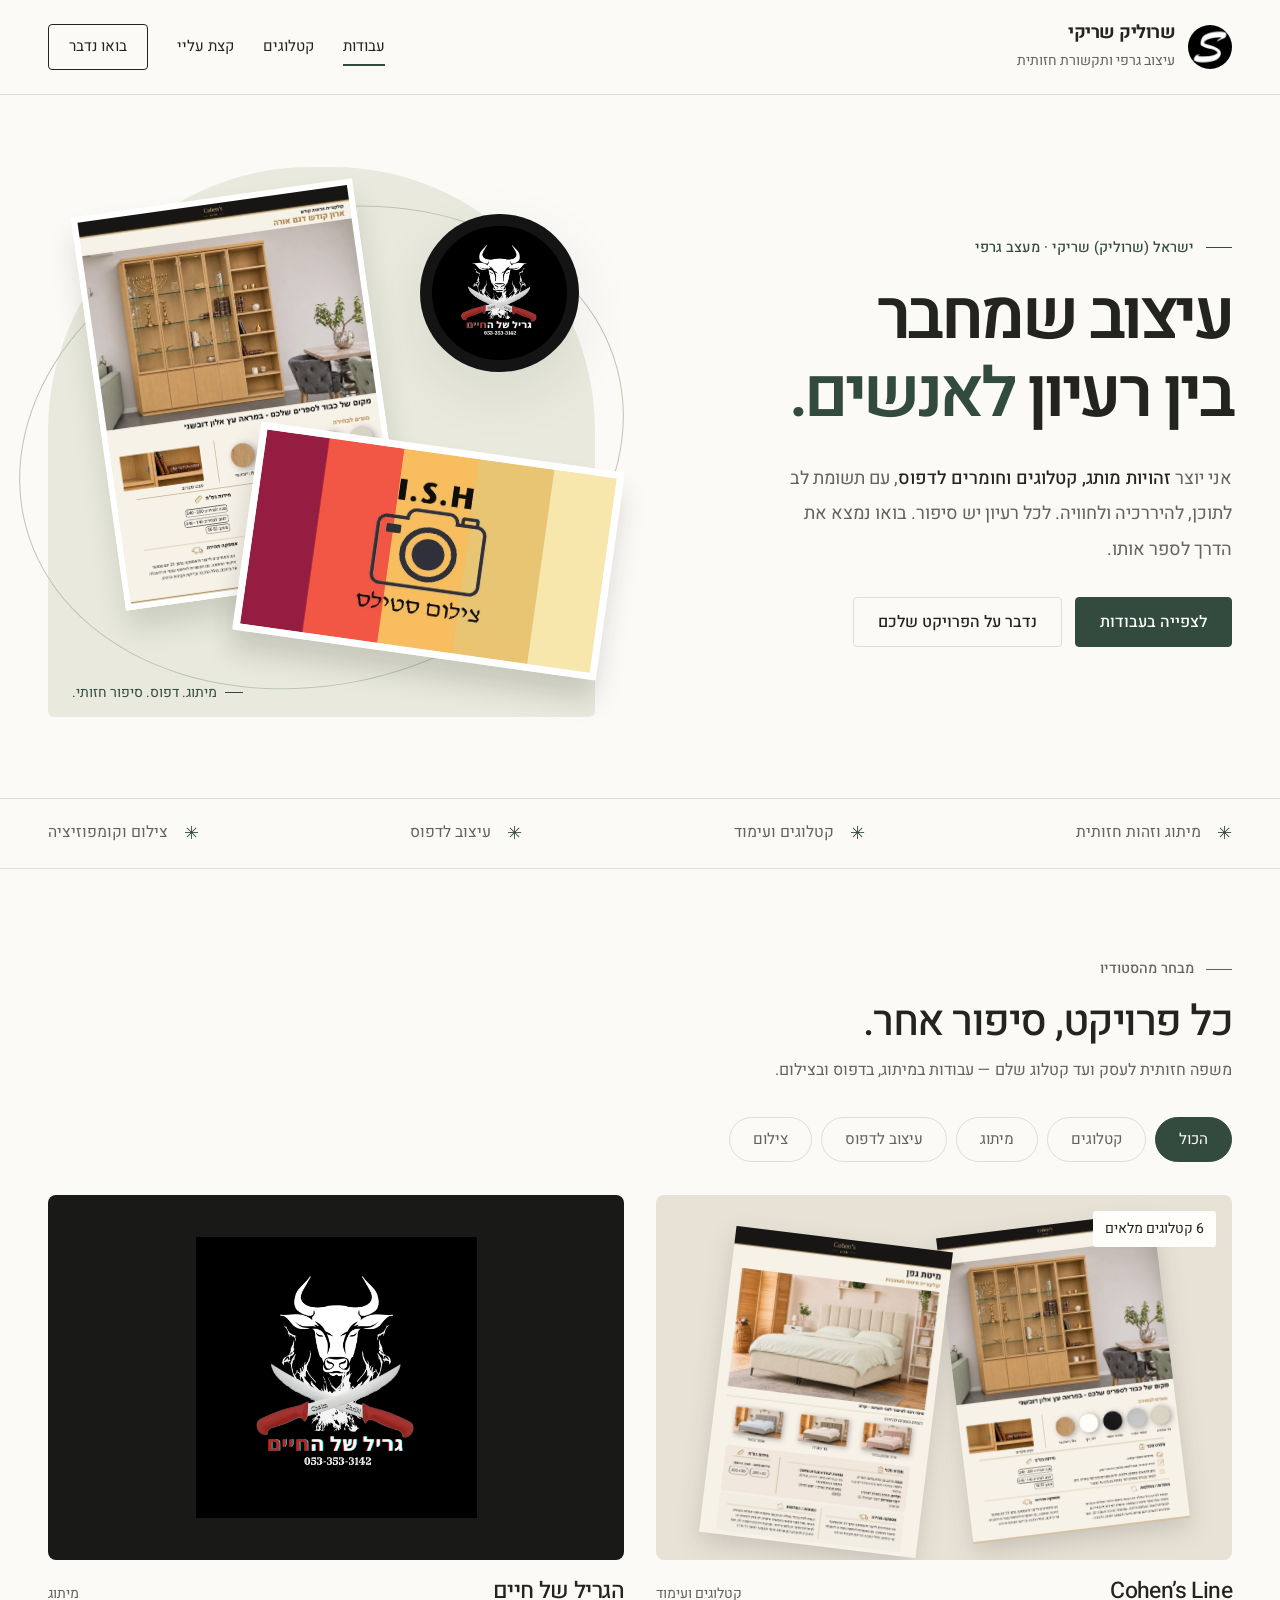
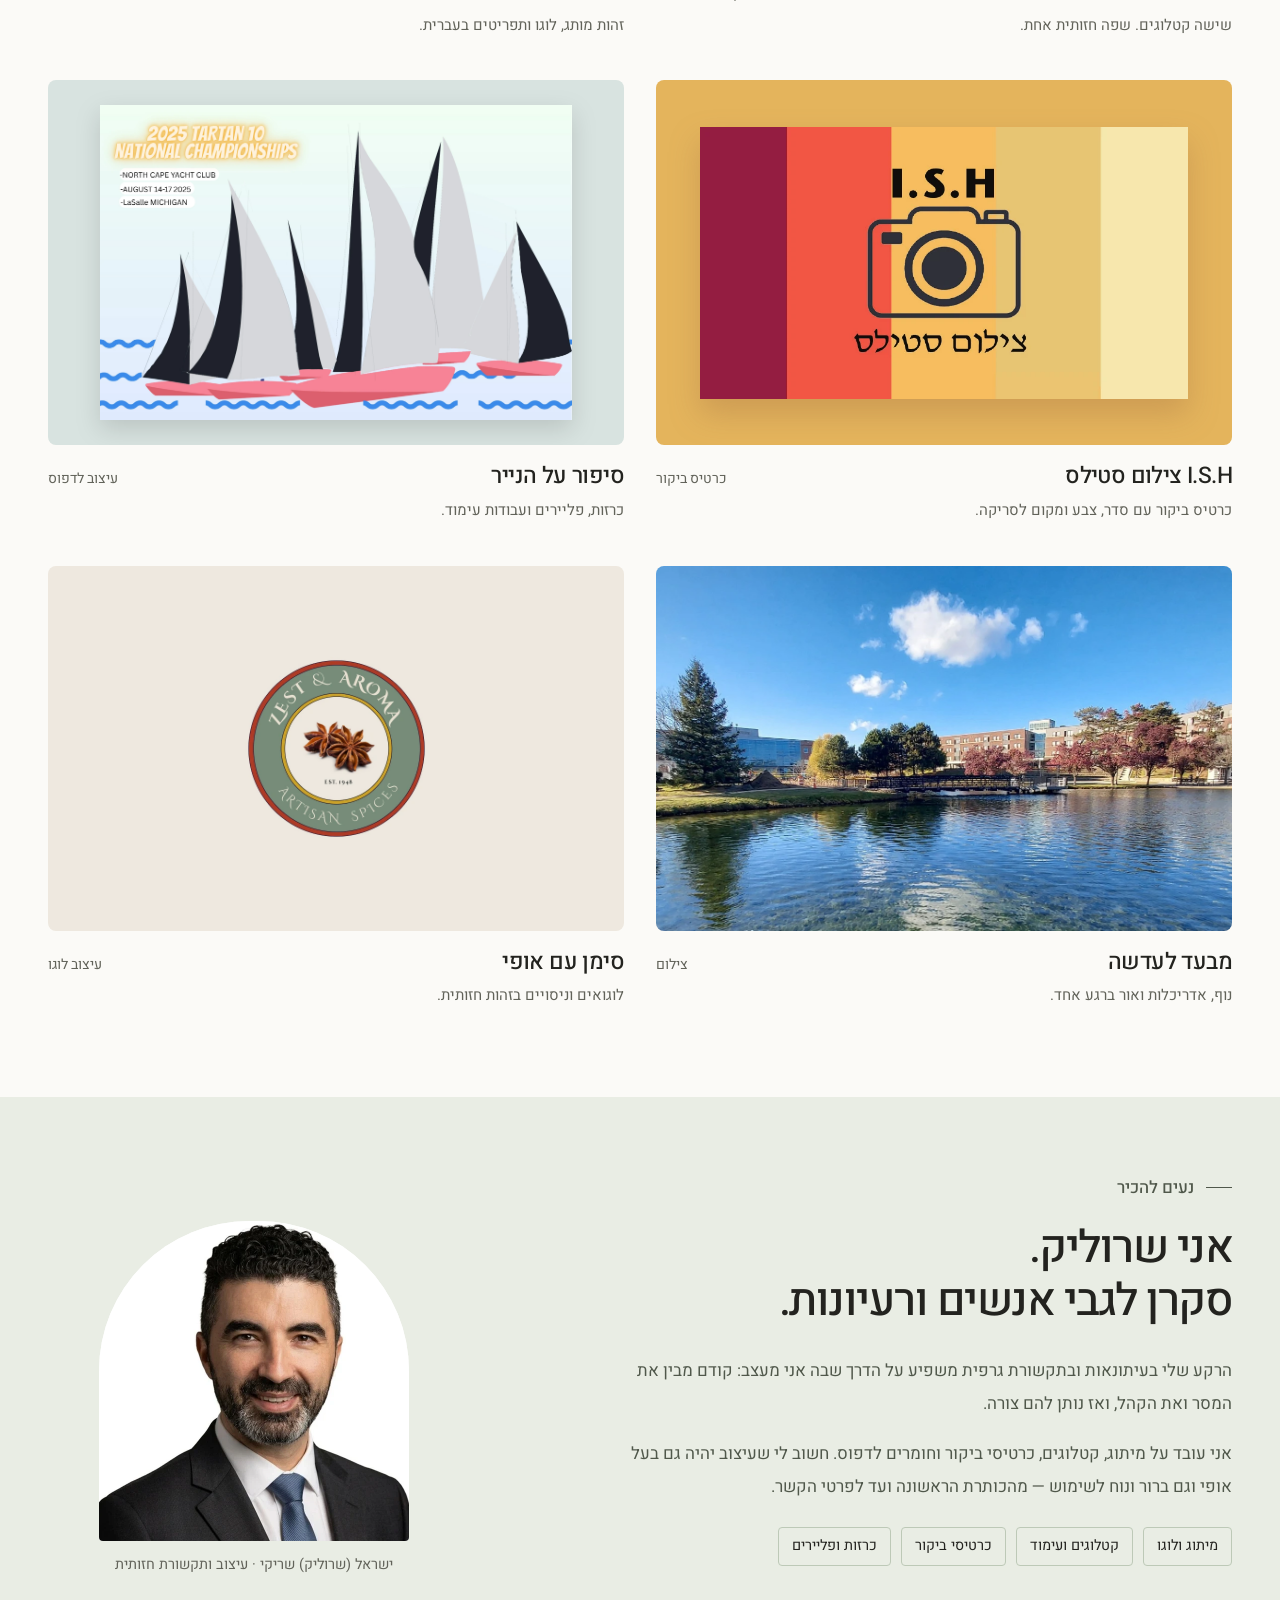
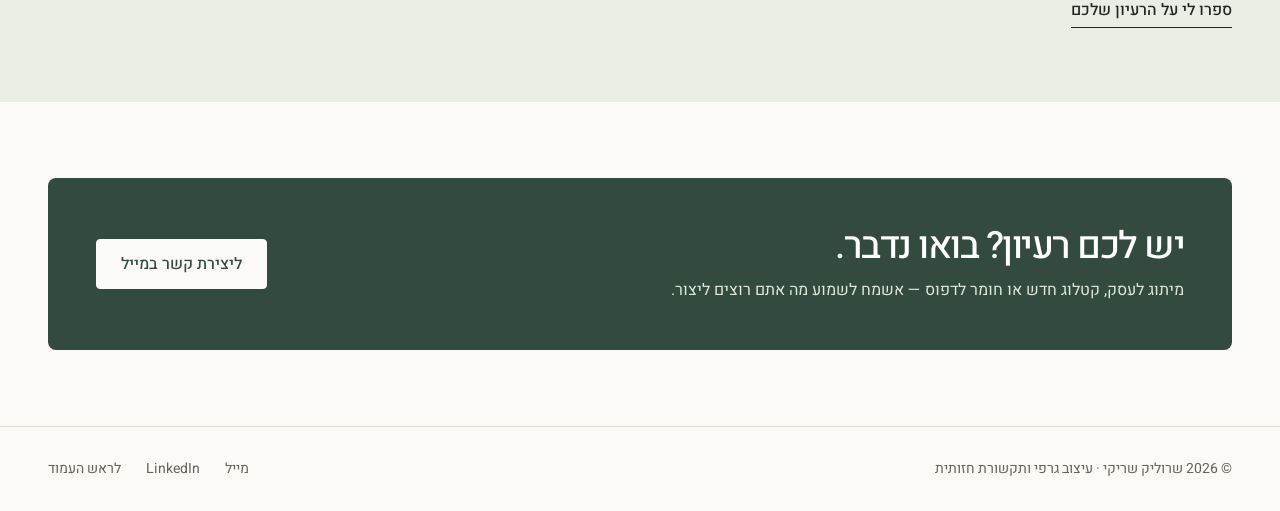
<file: index.html>
<!doctype html>
<html lang="he" dir="rtl"><head><meta charset="utf-8"><meta name="viewport" content="width=device-width, initial-scale=1"><title>עיצוב גרפי ותקשורת חזותית | שרוליק שריקי</title><meta name="description" content="שרוליק שריקי — עיצוב גרפי, מיתוג, קטלוגים, כרטיסי ביקור וחומרים לדפוס. מבחר עבודות ויצירת קשר."><meta name="theme-color" content="#334b3f"><meta property="og:type" content="website"><meta property="og:locale" content="he_IL"><meta property="og:title" content="עיצוב גרפי ותקשורת חזותית | שרוליק שריקי"><meta property="og:description" content="שרוליק שריקי — עיצוב גרפי, מיתוג, קטלוגים, כרטיסי ביקור וחומרים לדפוס. מבחר עבודות ויצירת קשר."><link rel="icon" href="assets/images/srulik-mark.webp"><link rel="stylesheet" href="assets/css/site.css"><script defer src="assets/js/site.js"></script></head><body id="top"><a class="skip" href="#main">דילוג לתוכן</a>
<header class="site-header"><div class="wrap header-inner">
<a class="brand" href="index.html" aria-label="שרוליק שריקי — לעמוד הבית"><img src="assets/images/srulik-mark.webp" alt="" class="" fetchpriority="high" decoding="async"><span><strong>שרוליק שריקי</strong><small>עיצוב גרפי ותקשורת חזותית</small></span></a>
<nav class="desktop-nav" aria-label="ניווט ראשי"><a href="index.html#work" aria-current="page">עבודות</a><a href="catalogs.html">קטלוגים</a><a href="index.html#about">קצת עליי</a><a class="nav-contact" href="mailto:ishriki@emich.edu">בואו נדבר</a></nav>
<button class="menu-toggle" type="button" aria-expanded="false" aria-controls="mobile-nav"><svg width="18" height="16" viewBox="0 0 18 16" fill="none" aria-hidden="true"><path d="M1 3h16M1 8h16M1 13h16" stroke="currentColor" stroke-width="1.5"/></svg><span data-menu-label>תפריט</span></button>
</div><nav id="mobile-nav" class="mobile-nav" aria-label="ניווט לטלפון" hidden><a href="index.html#work" aria-current="page">עבודות</a><a href="catalogs.html">קטלוגים</a><a href="index.html#about">קצת עליי</a><a href="mailto:ishriki@emich.edu">יצירת קשר</a></nav></header><main id="main" tabindex="-1"><section class="hero"><div class="wrap hero-grid"><div class="hero-copy"><p class="eyebrow">ישראל (שרוליק) שריקי · מעצב גרפי</p><h1>עיצוב שמחבר<br>בין רעיון <em>לאנשים.</em></h1><p class="intro">אני יוצר <strong>זהויות מותג, קטלוגים וחומרים לדפוס</strong>, עם תשומת לב לתוכן, להיררכיה ולחוויה. לכל רעיון יש סיפור. בואו נמצא את הדרך לספר אותו.</p><div class="actions"><a class="button" href="#work">לצפייה בעבודות</a><a class="button secondary" href="mailto:ishriki@emich.edu">נדבר על הפרויקט שלכם</a></div></div><div class="hero-art" aria-label="מבחר עבודות: קטלוג רהיטים, כרטיס ביקור ומיתוג"><img class="print-sheet" src="assets/catalogs/bookcases/page-2.webp" alt="עמוד מתוך קטלוג ארונות הקודש שעיצבתי ל־Cohen’s Line" fetchpriority="high" width="1191" height="1685"><div class="logo-disc"><img src="assets/images/bbq_logo1.webp" alt="לוגו הגריל של חיים" class="" fetchpriority="high" decoding="async"></div><img src="assets/images/ish-card-front.webp" alt="כרטיס ביקור שעיצבתי ל־I.S.H צילום סטילס" class="card-sheet" fetchpriority="high" decoding="async"><span class="art-caption">מיתוג. דפוס. סיפור חזותי.</span></div></div></section>
<div class="disciplines" aria-label="תחומי העיצוב"><div class="wrap"><span>מיתוג וזהות חזותית</span><span>קטלוגים ועימוד</span><span>עיצוב לדפוס</span><span>צילום וקומפוזיציה</span></div></div>
<section class="section" id="work" aria-labelledby="work-title"><div class="wrap"><div class="section-top"><div><p class="eyebrow">מבחר מהסטודיו</p><h2 id="work-title">כל פרויקט, סיפור אחר.</h2><p>משפה חזותית לעסק ועד קטלוג שלם — עבודות במיתוג, בדפוס ובצילום.</p></div></div><div class="filter-list" role="group" aria-label="סינון עבודות לפי תחום"><button class="filter" data-filter="all" aria-pressed="true" type="button">הכול</button><button class="filter" data-filter="catalogs" aria-pressed="false" type="button">קטלוגים</button><button class="filter" data-filter="branding" aria-pressed="false" type="button">מיתוג</button><button class="filter" data-filter="print" aria-pressed="false" type="button">עיצוב לדפוס</button><button class="filter" data-filter="photo" aria-pressed="false" type="button">צילום</button></div><p class="sr-only" data-filter-status aria-live="polite">6 פרויקטים מוצגים</p><div class="work-grid"><article class="work-card" data-work-category="catalogs print"><a href="catalogs.html"><div class="work-visual catalog-art"><span class="work-label">6 קטלוגים מלאים</span><img src="assets/catalogs/bookcases/page-2.webp" alt="עיצוב עמוד קטלוג ארונות קודש" loading="lazy"><img src="assets/catalogs/beds/page-2.webp" alt="עיצוב עמוד קטלוג מיטות" loading="lazy"></div><div class="work-info"><div><h3><bdi>Cohen’s Line</bdi></h3><p>שישה קטלוגים. שפה חזותית אחת.</p></div><span class="work-type">קטלוגים ועימוד</span></div></a></article><article class="work-card" data-work-category="branding print"><a href="chaims-grill.html"><div class="work-visual bbq-art"><img src="assets/images/bbq_logo1.webp" alt="לוגו הגריל של חיים — איור שור ולהבות" class="" loading="lazy" decoding="async"></div><div class="work-info"><div><h3>הגריל של חיים</h3><p>זהות מותג, לוגו ותפריטים בעברית.</p></div><span class="work-type">מיתוג</span></div></a></article><article class="work-card" data-work-category="branding print"><a href="business-card.html"><div class="work-visual ish-art"><img src="assets/images/ish-card-front.webp" alt="כרטיס הביקור של I.S.H — חזית בצבעי בורדו, כתום וצהוב" class="" loading="lazy" decoding="async"></div><div class="work-info"><div><h3><bdi>I.S.H</bdi> צילום סטילס</h3><p>כרטיס ביקור עם סדר, צבע ומקום לסריקה.</p></div><span class="work-type">כרטיס ביקור</span></div></a></article><article class="work-card" data-work-category="print"><a href="print.html"><div class="work-visual poster-art"><img src="assets/images/tartan-10-illustrated-poster.webp" alt="כרזת אליפות השיט Tartan 10" class="" loading="lazy" decoding="async"></div><div class="work-info"><div><h3>סיפור על הנייר</h3><p>כרזות, פליירים ועבודות עימוד.</p></div><span class="work-type">עיצוב לדפוס</span></div></a></article><article class="work-card" data-work-category="photo"><a href="photography.html"><div class="work-visual"><img src="assets/images/autumn-pond-panorama.webp" alt="נוף סתווי ובתים המשתקפים באגם" class="" loading="lazy" decoding="async"></div><div class="work-info"><div><h3>מבעד לעדשה</h3><p>נוף, אדריכלות ואור ברגע אחד.</p></div><span class="work-type">צילום</span></div></a></article><article class="work-card" data-work-category="branding"><a href="logos.html"><div class="work-visual logo-art"><img src="assets/images/logo-example-5.webp" alt="Zest &amp; Aroma — לוגו עגול לתבלינים" class="" loading="lazy" decoding="async"></div><div class="work-info"><div><h3>סימן עם אופי</h3><p>לוגואים וניסויים בזהות חזותית.</p></div><span class="work-type">עיצוב לוגו</span></div></a></article></div></div></section><section class="about-section" id="about" aria-labelledby="about-title"><div class="wrap about-grid"><div class="about-copy"><p class="eyebrow">נעים להכיר</p><h2 id="about-title">אני שרוליק.<br>סקרן לגבי אנשים ורעיונות.</h2><p>הרקע שלי בעיתונאות ובתקשורת גרפית משפיע על הדרך שבה אני מעצב: קודם מבין את המסר ואת הקהל, ואז נותן להם צורה.</p><p>אני עובד על מיתוג, קטלוגים, כרטיסי ביקור וחומרים לדפוס. חשוב לי שעיצוב יהיה גם בעל אופי וגם ברור ונוח לשימוש — מהכותרת הראשונה ועד לפרטי הקשר.</p><div class="service-tags"><span>מיתוג ולוגו</span><span>קטלוגים ועימוד</span><span>כרטיסי ביקור</span><span>כרזות ופליירים</span></div><a class="text-link" href="mailto:ishriki@emich.edu">ספרו לי על הרעיון שלכם</a></div><figure class="about-photo"><img src="assets/images/srulik-portrait.webp" alt="ישראל (שרוליק) שריקי" class="" loading="lazy" decoding="async"><figcaption>ישראל (שרוליק) שריקי · עיצוב ותקשורת חזותית</figcaption></figure></div></section></main><section class="contact-section" id="contact" aria-labelledby="contact-title"><div class="wrap"><div class="contact-box"><div><h2 id="contact-title">יש לכם רעיון? בואו נדבר.</h2><p>מיתוג לעסק, קטלוג חדש או חומר לדפוס — אשמח לשמוע מה אתם רוצים ליצור.</p></div><a class="button light" href="mailto:ishriki@emich.edu">ליצירת קשר במייל</a></div></div></section><footer class="site-footer"><div class="wrap footer-inner"><span>© 2026 שרוליק שריקי · עיצוב גרפי ותקשורת חזותית</span><nav class="footer-nav" aria-label="ניווט בתחתית העמוד"><a href="mailto:ishriki@emich.edu">מייל</a><a href="https://www.linkedin.com/in/srulik-shriki-858525204/" target="_blank" rel="noopener noreferrer">LinkedIn</a><a href="#top">לראש העמוד</a></nav></div></footer></body></html>
</file>
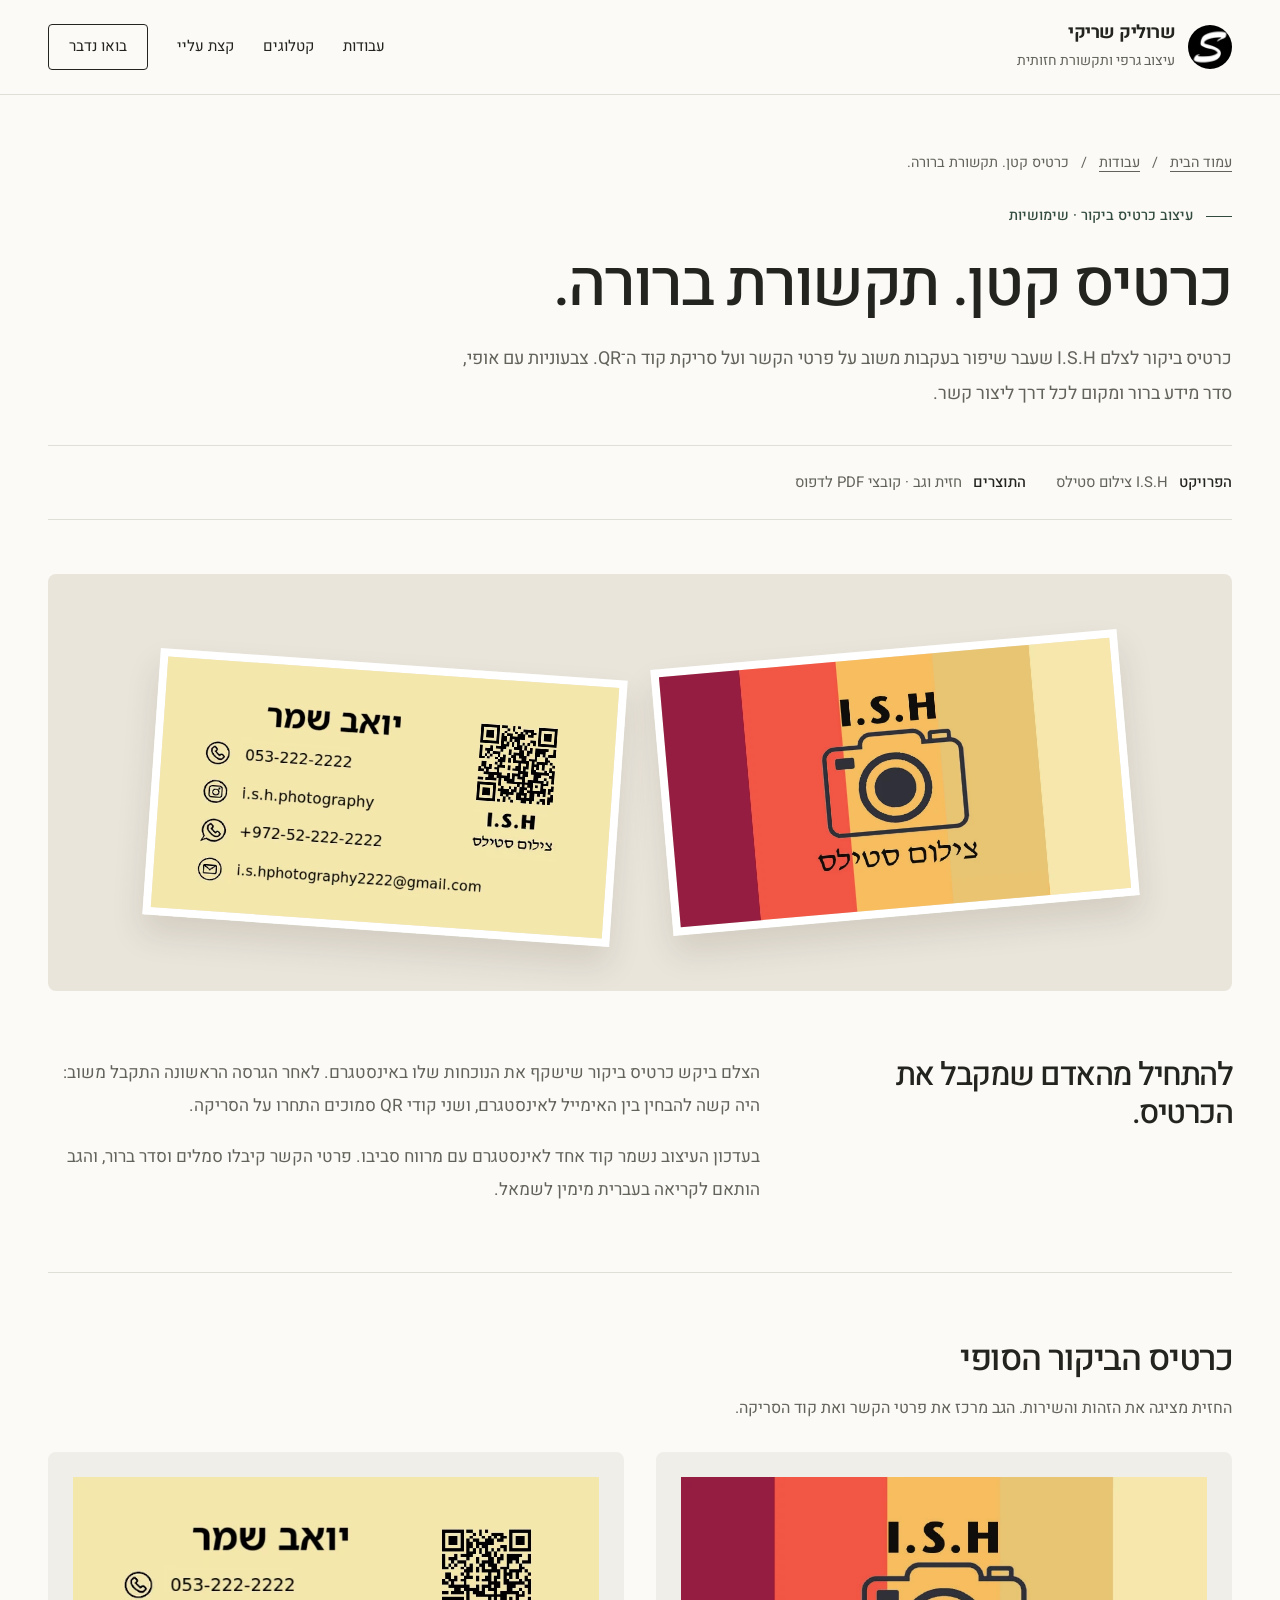
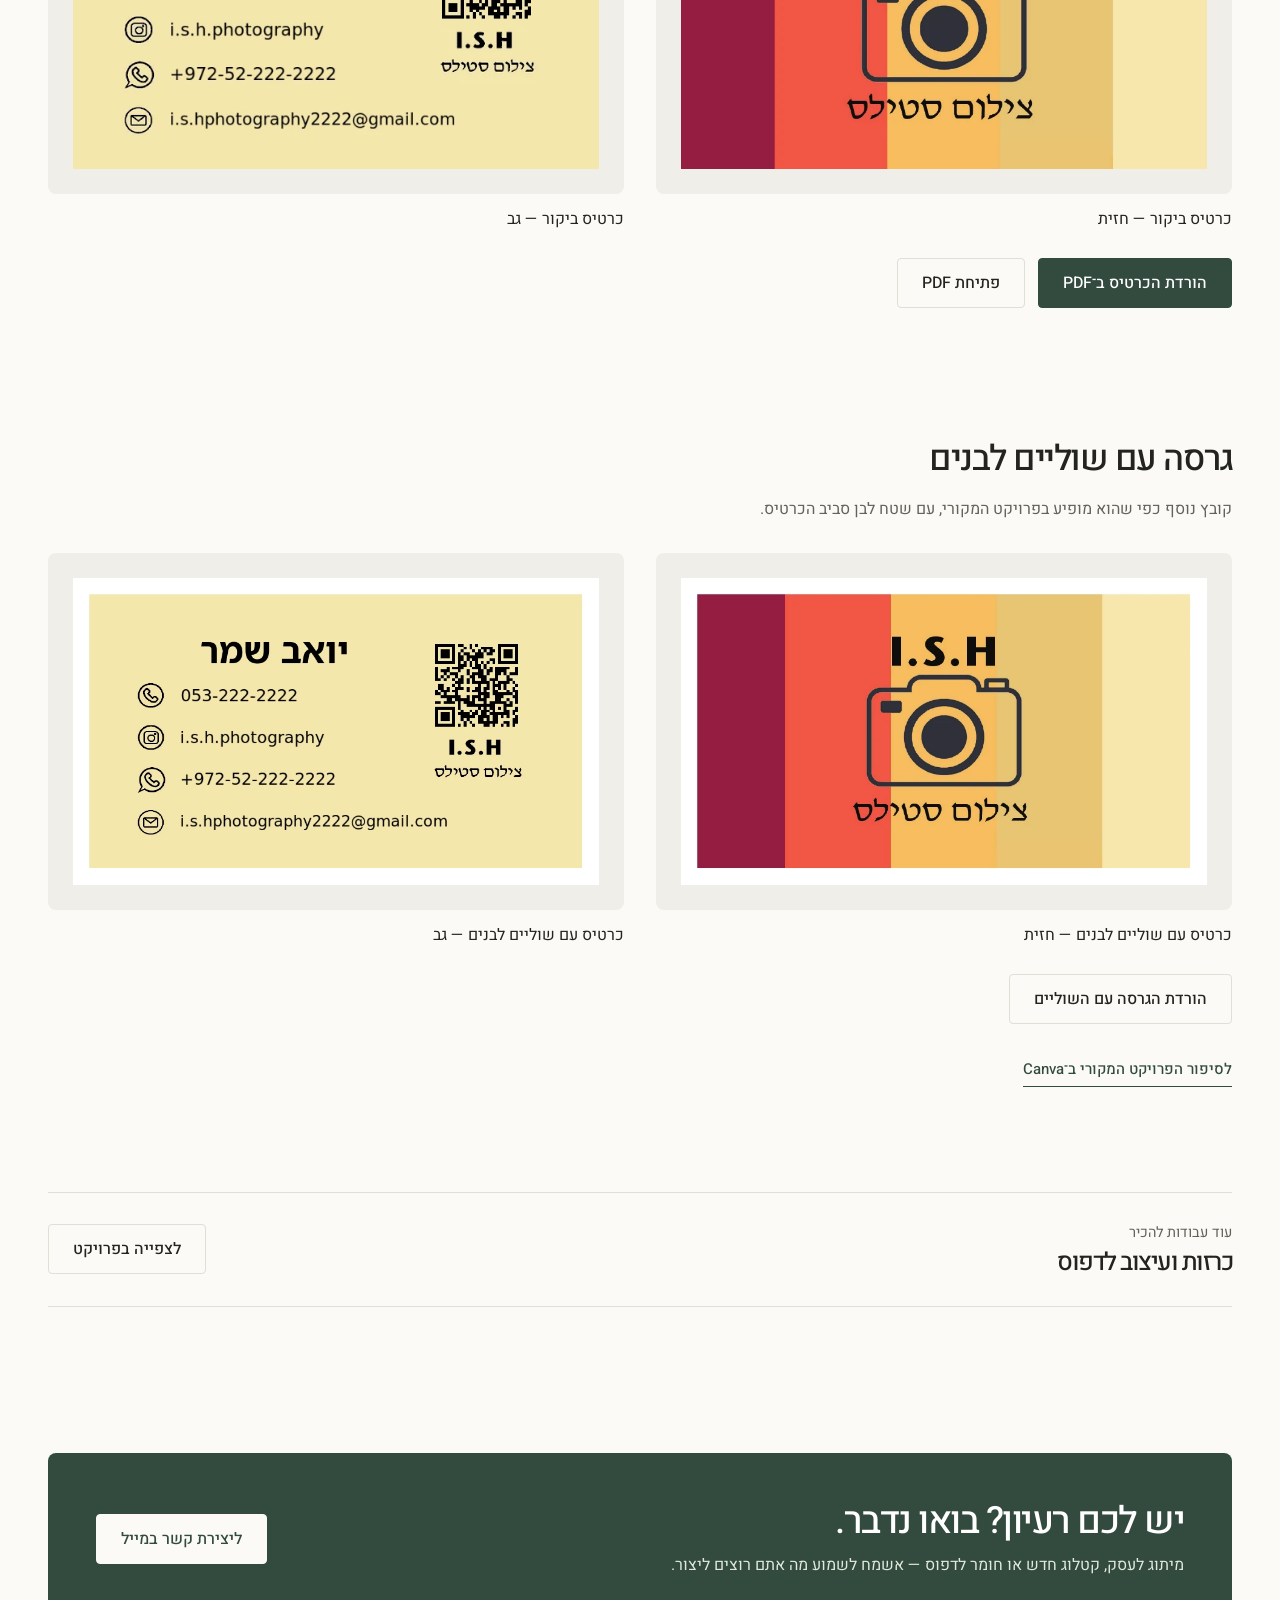
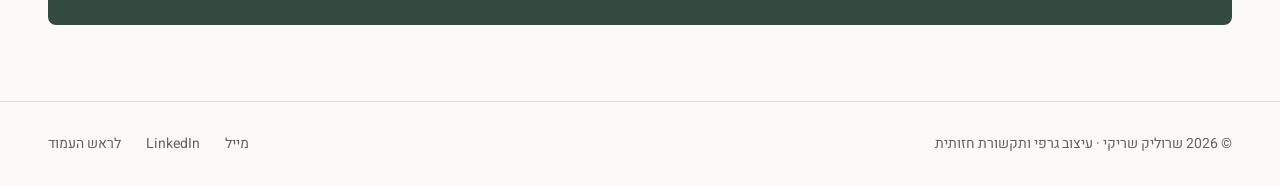
<file: business-card.html>
<!doctype html>
<html lang="he" dir="rtl"><head><meta charset="utf-8"><meta name="viewport" content="width=device-width, initial-scale=1"><title>I.S.H — עיצוב כרטיס ביקור | שרוליק שריקי</title><meta name="description" content="כרטיס ביקור לצלם I.S.H בעיצוב שרוליק שריקי: חזית, גב, קובצי הדפסה ותהליך שיפור פרטי הקשר וסריקת QR."><meta name="theme-color" content="#334b3f"><meta property="og:type" content="website"><meta property="og:locale" content="he_IL"><meta property="og:title" content="I.S.H — עיצוב כרטיס ביקור | שרוליק שריקי"><meta property="og:description" content="כרטיס ביקור לצלם I.S.H בעיצוב שרוליק שריקי: חזית, גב, קובצי הדפסה ותהליך שיפור פרטי הקשר וסריקת QR."><link rel="icon" href="assets/images/srulik-mark.webp"><link rel="stylesheet" href="assets/css/site.css"><script defer src="assets/js/site.js"></script></head><body id="top"><a class="skip" href="#main">דילוג לתוכן</a>
<header class="site-header"><div class="wrap header-inner">
<a class="brand" href="index.html" aria-label="שרוליק שריקי — לעמוד הבית"><img src="assets/images/srulik-mark.webp" alt="" class="" fetchpriority="high" decoding="async"><span><strong>שרוליק שריקי</strong><small>עיצוב גרפי ותקשורת חזותית</small></span></a>
<nav class="desktop-nav" aria-label="ניווט ראשי"><a href="index.html#work">עבודות</a><a href="catalogs.html">קטלוגים</a><a href="index.html#about">קצת עליי</a><a class="nav-contact" href="mailto:ishriki@emich.edu">בואו נדבר</a></nav>
<button class="menu-toggle" type="button" aria-expanded="false" aria-controls="mobile-nav"><svg width="18" height="16" viewBox="0 0 18 16" fill="none" aria-hidden="true"><path d="M1 3h16M1 8h16M1 13h16" stroke="currentColor" stroke-width="1.5"/></svg><span data-menu-label>תפריט</span></button>
</div><nav id="mobile-nav" class="mobile-nav" aria-label="ניווט לטלפון" hidden><a href="index.html#work">עבודות</a><a href="catalogs.html">קטלוגים</a><a href="index.html#about">קצת עליי</a><a href="mailto:ishriki@emich.edu">יצירת קשר</a></nav></header><main id="main" tabindex="-1"><section class="page-hero"><div class="wrap"><nav class="breadcrumb" aria-label="מיקום באתר"><a href="index.html">עמוד הבית</a><span aria-hidden="true">/</span><a href="index.html#work">עבודות</a><span aria-hidden="true">/</span><span aria-current="page">כרטיס קטן. תקשורת ברורה.</span></nav><p class="eyebrow">עיצוב כרטיס ביקור · שימושיות</p><h1>כרטיס קטן. תקשורת ברורה.</h1><p class="lead">כרטיס ביקור לצלם I.S.H שעבר שיפור בעקבות משוב על פרטי הקשר ועל סריקת קוד ה־QR. צבעוניות עם אופי, סדר מידע ברור ומקום לכל דרך ליצור קשר.</p><div class="project-meta"><span><strong>הפרויקט</strong> I.S.H צילום סטילס</span><span><strong>התוצרים</strong> חזית וגב · קובצי PDF לדפוס</span></div></div></section><div class="wrap"><div class="project-banner"><img src="assets/images/ish-card-front.webp" alt="כרטיס הביקור של I.S.H — חזית" class="front-card" fetchpriority="high" decoding="async"><img src="assets/images/ish-card-back.webp" alt="כרטיס הביקור של I.S.H — גב" class="back-card" fetchpriority="high" decoding="async"></div><section class="project-story"><h2>להתחיל מהאדם שמקבל את הכרטיס.</h2><div><p>הצלם ביקש כרטיס ביקור שישקף את הנוכחות שלו באינסטגרם. לאחר הגרסה הראשונה התקבל משוב: היה קשה להבחין בין האימייל לאינסטגרם, ושני קודי QR סמוכים התחרו על הסריקה.</p><p>בעדכון העיצוב נשמר קוד אחד לאינסטגרם עם מרווח סביבו. פרטי הקשר קיבלו סמלים וסדר ברור, והגב הותאם לקריאה בעברית מימין לשמאל.</p></div></section><section class="gallery-section"><h2>כרטיס הביקור הסופי</h2><p class="intro">החזית מציגה את הזהות והשירות. הגב מרכז את פרטי הקשר ואת קוד הסריקה.</p><div class="gallery-grid"><figure class="gallery-item"><button type="button" class="gallery-image " data-lightbox="assets/images/ish-card-front.webp" data-caption="כרטיס ביקור — חזית" aria-label="הגדלת התמונה: כרטיס ביקור — חזית"><img src="assets/images/ish-card-front.webp" alt="כרטיס ביקור — חזית" class="" loading="lazy" decoding="async"></button><figcaption>כרטיס ביקור — חזית</figcaption></figure><figure class="gallery-item"><button type="button" class="gallery-image " data-lightbox="assets/images/ish-card-back.webp" data-caption="כרטיס ביקור — גב" aria-label="הגדלת התמונה: כרטיס ביקור — גב"><img src="assets/images/ish-card-back.webp" alt="כרטיס ביקור — גב" class="" loading="lazy" decoding="async"></button><figcaption>כרטיס ביקור — גב</figcaption></figure></div><div class="actions" style="margin-top:25px"><a class="button" href="assets/pdf/ish-printing.pdf" download>הורדת הכרטיס ב־PDF</a><a class="button secondary" href="assets/pdf/ish-printing.pdf" target="_blank" rel="noopener noreferrer">פתיחת PDF</a></div></section><section class="gallery-section"><h2>גרסה עם שוליים לבנים</h2><p class="intro">קובץ נוסף כפי שהוא מופיע בפרויקט המקורי, עם שטח לבן סביב הכרטיס.</p><div class="gallery-grid"><figure class="gallery-item"><button type="button" class="gallery-image " data-lightbox="assets/images/ish-trim-1.webp" data-caption="כרטיס עם שוליים לבנים — חזית" aria-label="הגדלת התמונה: כרטיס עם שוליים לבנים — חזית"><img src="assets/images/ish-trim-1.webp" alt="כרטיס עם שוליים לבנים — חזית" class="" loading="lazy" decoding="async"></button><figcaption>כרטיס עם שוליים לבנים — חזית</figcaption></figure><figure class="gallery-item"><button type="button" class="gallery-image " data-lightbox="assets/images/ish-trim-2.webp" data-caption="כרטיס עם שוליים לבנים — גב" aria-label="הגדלת התמונה: כרטיס עם שוליים לבנים — גב"><img src="assets/images/ish-trim-2.webp" alt="כרטיס עם שוליים לבנים — גב" class="" loading="lazy" decoding="async"></button><figcaption>כרטיס עם שוליים לבנים — גב</figcaption></figure></div><div class="actions" style="margin-top:25px"><a class="button secondary" href="assets/pdf/ish-printing-with-trim.pdf" download>הורדת הגרסה עם השוליים</a></div><p class="source-link"><a class="text-link" href="https://www.canva.com/design/DAHBbDum9oI/D0AQm2TI77RY1CmHTgCIAw/view?utlId=h9d591111a0" target="_blank" rel="noopener noreferrer">לסיפור הפרויקט המקורי ב־Canva</a></p></section><aside class="next-project"><div><p>עוד עבודות להכיר</p><h2>כרזות ועיצוב לדפוס</h2></div><a class="button secondary" href="print.html">לצפייה בפרויקט</a></aside></div></main><section class="contact-section" id="contact" aria-labelledby="contact-title"><div class="wrap"><div class="contact-box"><div><h2 id="contact-title">יש לכם רעיון? בואו נדבר.</h2><p>מיתוג לעסק, קטלוג חדש או חומר לדפוס — אשמח לשמוע מה אתם רוצים ליצור.</p></div><a class="button light" href="mailto:ishriki@emich.edu">ליצירת קשר במייל</a></div></div></section><footer class="site-footer"><div class="wrap footer-inner"><span>© 2026 שרוליק שריקי · עיצוב גרפי ותקשורת חזותית</span><nav class="footer-nav" aria-label="ניווט בתחתית העמוד"><a href="mailto:ishriki@emich.edu">מייל</a><a href="https://www.linkedin.com/in/srulik-shriki-858525204/" target="_blank" rel="noopener noreferrer">LinkedIn</a><a href="#top">לראש העמוד</a></nav></div></footer><dialog class="lightbox" aria-labelledby="lightbox-title"><div class="lightbox-bar"><h2 id="lightbox-title" class="lightbox-title" data-lightbox-title>תצוגת עבודה</h2><button class="close-dialog" type="button" data-lightbox-close autofocus>סגירה <span aria-hidden="true">×</span></button></div><div class="lightbox-media"><img data-lightbox-image alt=""></div><div class="lightbox-footer"><div class="page-controls"><button class="control-button" type="button" data-lightbox-previous>הקודמת</button><span data-lightbox-counter aria-live="polite"></span><button class="control-button" type="button" data-lightbox-next>הבאה</button></div><a data-lightbox-original target="_blank" rel="noopener noreferrer">פתיחה בגודל מלא</a></div></dialog></body></html>
</file>
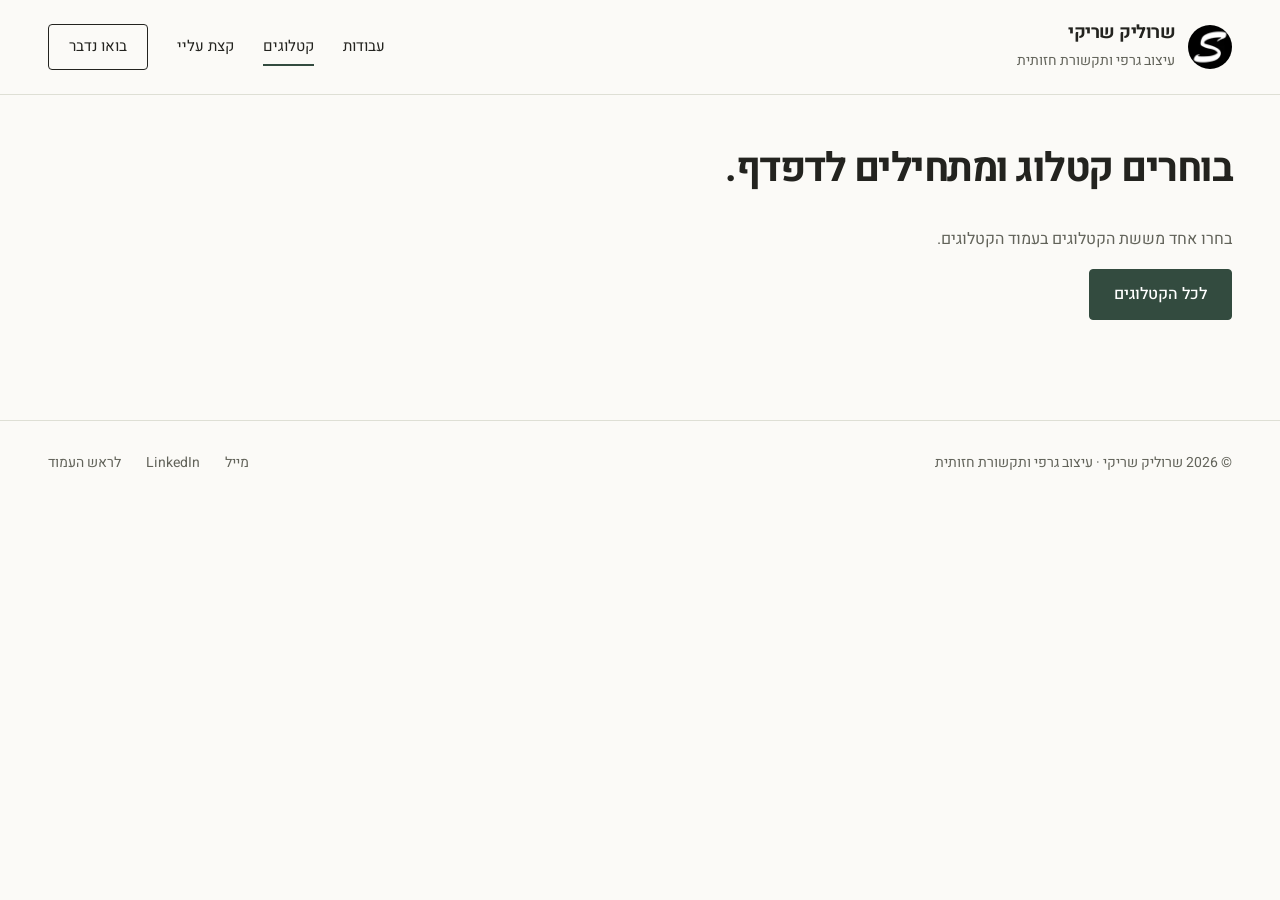
<file: catalog.html>
<!doctype html>
<html lang="he" dir="rtl"><head><meta charset="utf-8"><meta name="viewport" content="width=device-width, initial-scale=1"><title>עיון בקטלוג | שרוליק שריקי</title><meta name="description" content="דפדוף בקטלוגי Cohen’s Line בעיצוב שרוליק שריקי, עם גישה לכל העמודים והורדת PDF."><meta name="theme-color" content="#334b3f"><meta property="og:type" content="website"><meta property="og:locale" content="he_IL"><meta property="og:title" content="עיון בקטלוג | שרוליק שריקי"><meta property="og:description" content="דפדוף בקטלוגי Cohen’s Line בעיצוב שרוליק שריקי, עם גישה לכל העמודים והורדת PDF."><link rel="icon" href="assets/images/srulik-mark.webp"><link rel="stylesheet" href="assets/css/site.css"><script defer src="assets/js/data.js"></script><script defer src="assets/js/site.js"></script></head><body id="top"><a class="skip" href="#main">דילוג לתוכן</a>
<header class="site-header"><div class="wrap header-inner">
<a class="brand" href="index.html" aria-label="שרוליק שריקי — לעמוד הבית"><img src="assets/images/srulik-mark.webp" alt="" class="" fetchpriority="high" decoding="async"><span><strong>שרוליק שריקי</strong><small>עיצוב גרפי ותקשורת חזותית</small></span></a>
<nav class="desktop-nav" aria-label="ניווט ראשי"><a href="index.html#work">עבודות</a><a href="catalogs.html" aria-current="page">קטלוגים</a><a href="index.html#about">קצת עליי</a><a class="nav-contact" href="mailto:ishriki@emich.edu">בואו נדבר</a></nav>
<button class="menu-toggle" type="button" aria-expanded="false" aria-controls="mobile-nav"><svg width="18" height="16" viewBox="0 0 18 16" fill="none" aria-hidden="true"><path d="M1 3h16M1 8h16M1 13h16" stroke="currentColor" stroke-width="1.5"/></svg><span data-menu-label>תפריט</span></button>
</div><nav id="mobile-nav" class="mobile-nav" aria-label="ניווט לטלפון" hidden><a href="index.html#work">עבודות</a><a href="catalogs.html" aria-current="page">קטלוגים</a><a href="index.html#about">קצת עליי</a><a href="mailto:ishriki@emich.edu">יצירת קשר</a></nav></header><main id="main" tabindex="-1"><div class="wrap"><section class="empty-reader" data-reader-invalid><h1>בוחרים קטלוג ומתחילים לדפדף.</h1><p>בחרו אחד מששת הקטלוגים בעמוד הקטלוגים.</p><a class="button" href="catalogs.html">לכל הקטלוגים</a></section><section data-catalog-reader hidden><div class="reader-top"><nav class="breadcrumb" aria-label="מיקום באתר"><a href="index.html">עמוד הבית</a><span aria-hidden="true">/</span><a href="catalogs.html">כל הקטלוגים</a><span aria-hidden="true">/</span><span data-catalog-title aria-current="page"></span></nav><p class="eyebrow"><bdi>Cohen’s Line</bdi> · עיצוב קטלוג</p><h1 data-catalog-title></h1></div><div class="reader-toolbar"><div class="page-controls"><button class="control-button" type="button" data-page-previous>העמוד הקודם</button><label class="sr-only" for="page-select">בחירת עמוד בקטלוג</label><select id="page-select" data-page-select></select><button class="control-button" type="button" data-page-next>העמוד הבא</button></div><div class="actions"><a class="button small" data-catalog-pdf download>הורדת PDF</a><a class="text-link" data-catalog-pdf target="_blank" rel="noopener noreferrer">פתיחת PDF</a></div></div><p class="reader-status" data-page-status aria-live="polite"></p><p data-page-error hidden>התצוגה המקדימה לא נטענה. אפשר לפתוח את קובץ ה־PDF באמצעות הקישור שמעל.</p><div class="reader-canvas"><img data-catalog-page alt="עמוד מתוך הקטלוג" width="1191" height="1685" decoding="async"></div><div class="reader-bottom"><div class="page-controls"><button class="control-button" type="button" data-page-previous>העמוד הקודם</button><button class="control-button" type="button" data-page-next>העמוד הבא</button></div><p>לתצוגה באיכות המקורית ולטקסט ניתן לבחירה, פתחו את קובץ ה־PDF.</p></div></section><noscript><p class="noscript-note">הדפדוף באתר דורש JavaScript. כל קובצי ה־PDF זמינים ישירות <a href="catalogs.html">בעמוד הקטלוגים</a>.</p></noscript></div></main><footer class="site-footer"><div class="wrap footer-inner"><span>© 2026 שרוליק שריקי · עיצוב גרפי ותקשורת חזותית</span><nav class="footer-nav" aria-label="ניווט בתחתית העמוד"><a href="mailto:ishriki@emich.edu">מייל</a><a href="https://www.linkedin.com/in/srulik-shriki-858525204/" target="_blank" rel="noopener noreferrer">LinkedIn</a><a href="#top">לראש העמוד</a></nav></div></footer></body></html>
</file>
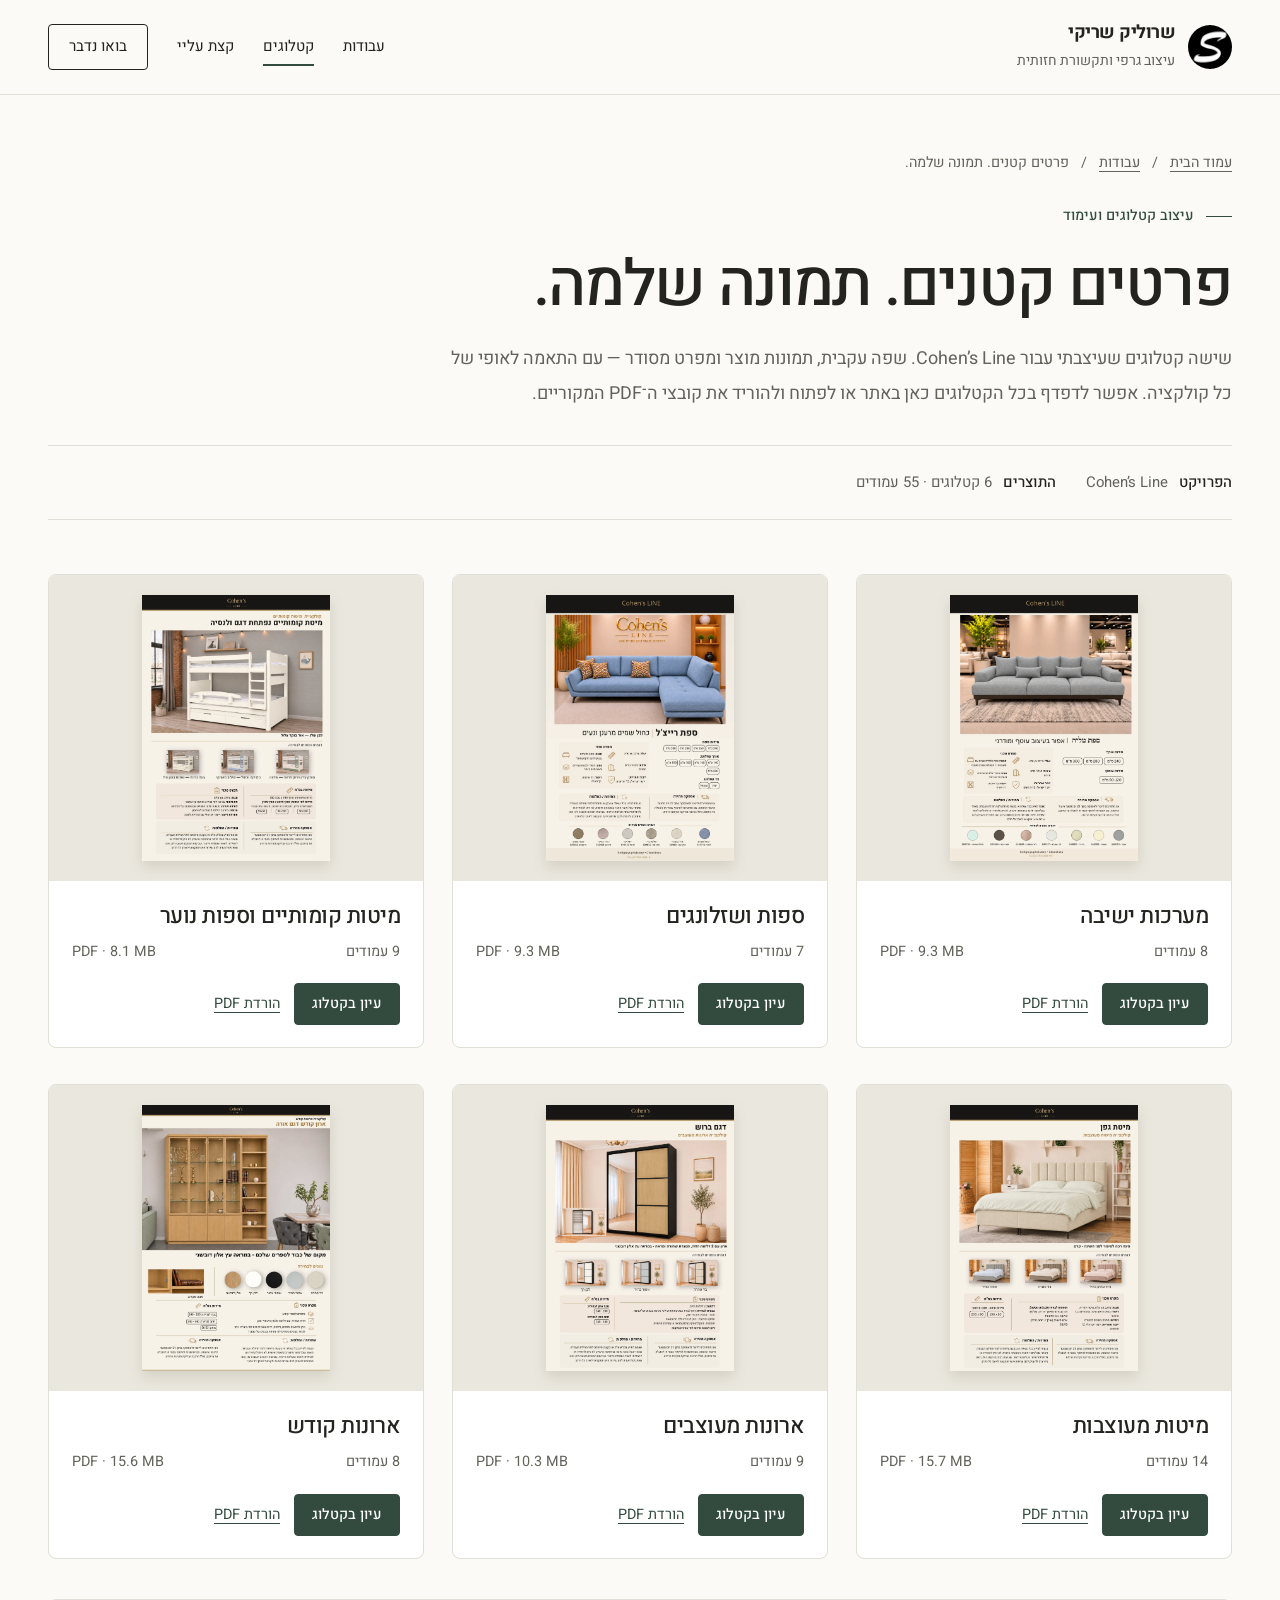
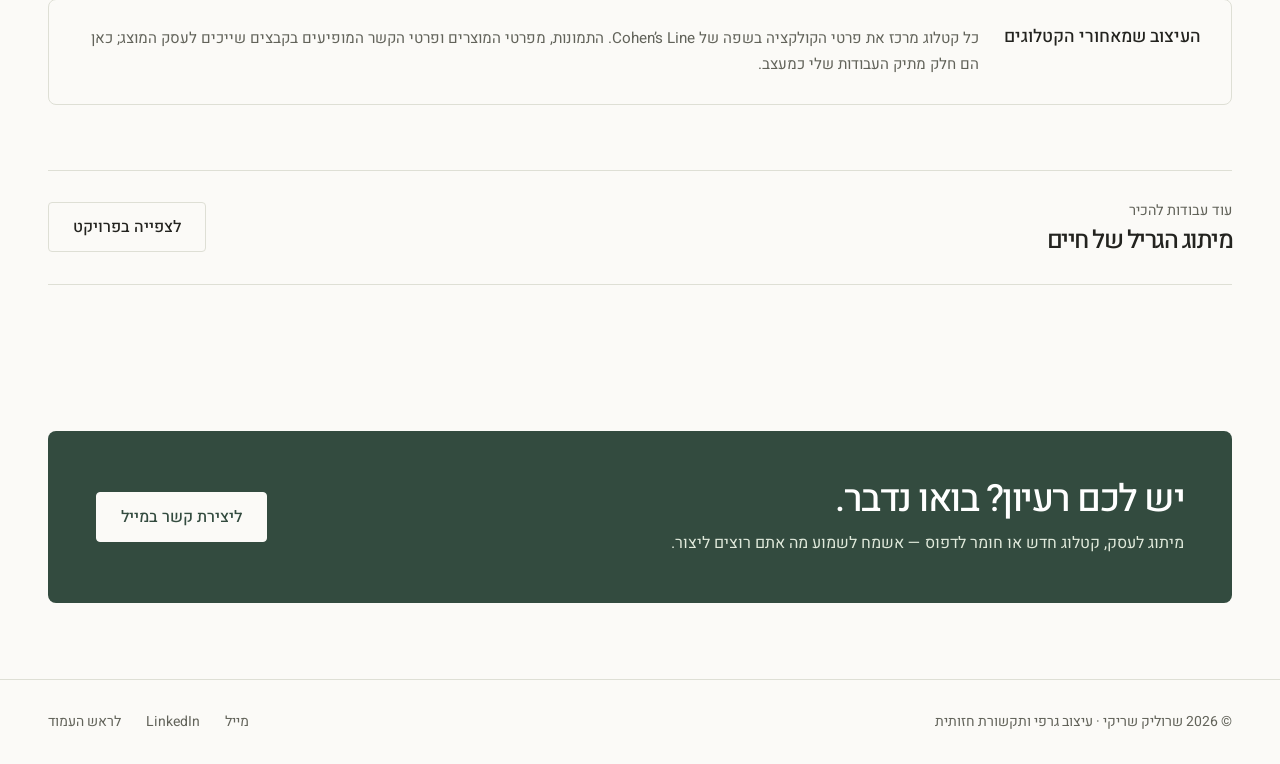
<file: catalogs.html>
<!doctype html>
<html lang="he" dir="rtl"><head><meta charset="utf-8"><meta name="viewport" content="width=device-width, initial-scale=1"><title>עיצוב קטלוגים — Cohen’s Line | שרוליק שריקי</title><meta name="description" content="ששת קטלוגי Cohen’s Line בעיצוב שרוליק שריקי: מערכות ישיבה, שזלונגים, מיטות נוער, מיטות, ארונות וארונות קודש. עיון מלא והורדת PDF."><meta name="theme-color" content="#334b3f"><meta property="og:type" content="website"><meta property="og:locale" content="he_IL"><meta property="og:title" content="עיצוב קטלוגים — Cohen’s Line | שרוליק שריקי"><meta property="og:description" content="ששת קטלוגי Cohen’s Line בעיצוב שרוליק שריקי: מערכות ישיבה, שזלונגים, מיטות נוער, מיטות, ארונות וארונות קודש. עיון מלא והורדת PDF."><link rel="icon" href="assets/images/srulik-mark.webp"><link rel="stylesheet" href="assets/css/site.css"><script defer src="assets/js/site.js"></script></head><body id="top"><a class="skip" href="#main">דילוג לתוכן</a>
<header class="site-header"><div class="wrap header-inner">
<a class="brand" href="index.html" aria-label="שרוליק שריקי — לעמוד הבית"><img src="assets/images/srulik-mark.webp" alt="" class="" fetchpriority="high" decoding="async"><span><strong>שרוליק שריקי</strong><small>עיצוב גרפי ותקשורת חזותית</small></span></a>
<nav class="desktop-nav" aria-label="ניווט ראשי"><a href="index.html#work">עבודות</a><a href="catalogs.html" aria-current="page">קטלוגים</a><a href="index.html#about">קצת עליי</a><a class="nav-contact" href="mailto:ishriki@emich.edu">בואו נדבר</a></nav>
<button class="menu-toggle" type="button" aria-expanded="false" aria-controls="mobile-nav"><svg width="18" height="16" viewBox="0 0 18 16" fill="none" aria-hidden="true"><path d="M1 3h16M1 8h16M1 13h16" stroke="currentColor" stroke-width="1.5"/></svg><span data-menu-label>תפריט</span></button>
</div><nav id="mobile-nav" class="mobile-nav" aria-label="ניווט לטלפון" hidden><a href="index.html#work">עבודות</a><a href="catalogs.html" aria-current="page">קטלוגים</a><a href="index.html#about">קצת עליי</a><a href="mailto:ishriki@emich.edu">יצירת קשר</a></nav></header><main id="main" tabindex="-1"><section class="page-hero"><div class="wrap"><nav class="breadcrumb" aria-label="מיקום באתר"><a href="index.html">עמוד הבית</a><span aria-hidden="true">/</span><a href="index.html#work">עבודות</a><span aria-hidden="true">/</span><span aria-current="page">פרטים קטנים. תמונה שלמה.</span></nav><p class="eyebrow">עיצוב קטלוגים ועימוד</p><h1>פרטים קטנים. תמונה שלמה.</h1><p class="lead">שישה קטלוגים שעיצבתי עבור Cohen’s Line. שפה עקבית, תמונות מוצר ומפרט מסודר — עם התאמה לאופי של כל קולקציה. אפשר לדפדף בכל הקטלוגים כאן באתר או לפתוח ולהוריד את קובצי ה־PDF המקוריים.</p><div class="project-meta"><span><strong>הפרויקט</strong> Cohen’s Line</span><span><strong>התוצרים</strong> 6 קטלוגים · 55 עמודים</span></div></div></section><div class="wrap"><div class="catalog-grid"><article class="catalog-card"><a class="catalog-image" href="catalog.html?id=sofas" aria-label="עיון בקטלוג מערכות ישיבה"><img src="assets/catalogs/sofas/page-2.webp" alt="עמוד לדוגמה מתוך קטלוג מערכות ישיבה" loading="lazy" width="1191" height="1685"></a><div class="catalog-body"><h2>מערכות ישיבה</h2><div class="catalog-details"><span>8 עמודים</span><span><bdi>PDF · 9.3 MB</bdi></span></div><div class="actions"><a class="button small" href="catalog.html?id=sofas">עיון בקטלוג</a><a class="download-link" href="assets/pdf/cohens-line-sofas.pdf" download>הורדת PDF</a></div></div></article><article class="catalog-card"><a class="catalog-image" href="catalog.html?id=chaise" aria-label="עיון בקטלוג ספות ושזלונגים"><img src="assets/catalogs/chaise/page-2.webp" alt="עמוד לדוגמה מתוך קטלוג ספות ושזלונגים" loading="lazy" width="1191" height="1685"></a><div class="catalog-body"><h2>ספות ושזלונגים</h2><div class="catalog-details"><span>7 עמודים</span><span><bdi>PDF · 9.3 MB</bdi></span></div><div class="actions"><a class="button small" href="catalog.html?id=chaise">עיון בקטלוג</a><a class="download-link" href="assets/pdf/cohens-line-chaise.pdf" download>הורדת PDF</a></div></div></article><article class="catalog-card"><a class="catalog-image" href="catalog.html?id=youth" aria-label="עיון בקטלוג מיטות קומותיים וספות נוער"><img src="assets/catalogs/youth/page-2.webp" alt="עמוד לדוגמה מתוך קטלוג מיטות קומותיים וספות נוער" loading="lazy" width="1191" height="1685"></a><div class="catalog-body"><h2>מיטות קומותיים וספות נוער</h2><div class="catalog-details"><span>9 עמודים</span><span><bdi>PDF · 8.1 MB</bdi></span></div><div class="actions"><a class="button small" href="catalog.html?id=youth">עיון בקטלוג</a><a class="download-link" href="assets/pdf/cohens-line-youth.pdf" download>הורדת PDF</a></div></div></article><article class="catalog-card"><a class="catalog-image" href="catalog.html?id=beds" aria-label="עיון בקטלוג מיטות מעוצבות"><img src="assets/catalogs/beds/page-2.webp" alt="עמוד לדוגמה מתוך קטלוג מיטות מעוצבות" loading="lazy" width="1191" height="1685"></a><div class="catalog-body"><h2>מיטות מעוצבות</h2><div class="catalog-details"><span>14 עמודים</span><span><bdi>PDF · 15.7 MB</bdi></span></div><div class="actions"><a class="button small" href="catalog.html?id=beds">עיון בקטלוג</a><a class="download-link" href="assets/pdf/cohens-line-beds.pdf" download>הורדת PDF</a></div></div></article><article class="catalog-card"><a class="catalog-image" href="catalog.html?id=closets" aria-label="עיון בקטלוג ארונות מעוצבים"><img src="assets/catalogs/closets/page-2.webp" alt="עמוד לדוגמה מתוך קטלוג ארונות מעוצבים" loading="lazy" width="1191" height="1685"></a><div class="catalog-body"><h2>ארונות מעוצבים</h2><div class="catalog-details"><span>9 עמודים</span><span><bdi>PDF · 10.3 MB</bdi></span></div><div class="actions"><a class="button small" href="catalog.html?id=closets">עיון בקטלוג</a><a class="download-link" href="assets/pdf/cohens-line-closets.pdf" download>הורדת PDF</a></div></div></article><article class="catalog-card"><a class="catalog-image" href="catalog.html?id=bookcases" aria-label="עיון בקטלוג ארונות קודש"><img src="assets/catalogs/bookcases/page-2.webp" alt="עמוד לדוגמה מתוך קטלוג ארונות קודש" loading="lazy" width="1191" height="1685"></a><div class="catalog-body"><h2>ארונות קודש</h2><div class="catalog-details"><span>8 עמודים</span><span><bdi>PDF · 15.6 MB</bdi></span></div><div class="actions"><a class="button small" href="catalog.html?id=bookcases">עיון בקטלוג</a><a class="download-link" href="assets/pdf/cohens-line-bookcases.pdf" download>הורדת PDF</a></div></div></article></div><aside class="catalog-note"><h2>העיצוב שמאחורי הקטלוגים</h2><p>כל קטלוג מרכז את פרטי הקולקציה בשפה של Cohen’s Line. התמונות, מפרטי המוצרים ופרטי הקשר המופיעים בקבצים שייכים לעסק המוצג; כאן הם חלק מתיק העבודות שלי כמעצב.</p></aside><aside class="next-project"><div><p>עוד עבודות להכיר</p><h2>מיתוג הגריל של חיים</h2></div><a class="button secondary" href="chaims-grill.html">לצפייה בפרויקט</a></aside></div></main><section class="contact-section" id="contact" aria-labelledby="contact-title"><div class="wrap"><div class="contact-box"><div><h2 id="contact-title">יש לכם רעיון? בואו נדבר.</h2><p>מיתוג לעסק, קטלוג חדש או חומר לדפוס — אשמח לשמוע מה אתם רוצים ליצור.</p></div><a class="button light" href="mailto:ishriki@emich.edu">ליצירת קשר במייל</a></div></div></section><footer class="site-footer"><div class="wrap footer-inner"><span>© 2026 שרוליק שריקי · עיצוב גרפי ותקשורת חזותית</span><nav class="footer-nav" aria-label="ניווט בתחתית העמוד"><a href="mailto:ishriki@emich.edu">מייל</a><a href="https://www.linkedin.com/in/srulik-shriki-858525204/" target="_blank" rel="noopener noreferrer">LinkedIn</a><a href="#top">לראש העמוד</a></nav></div></footer></body></html>
</file>
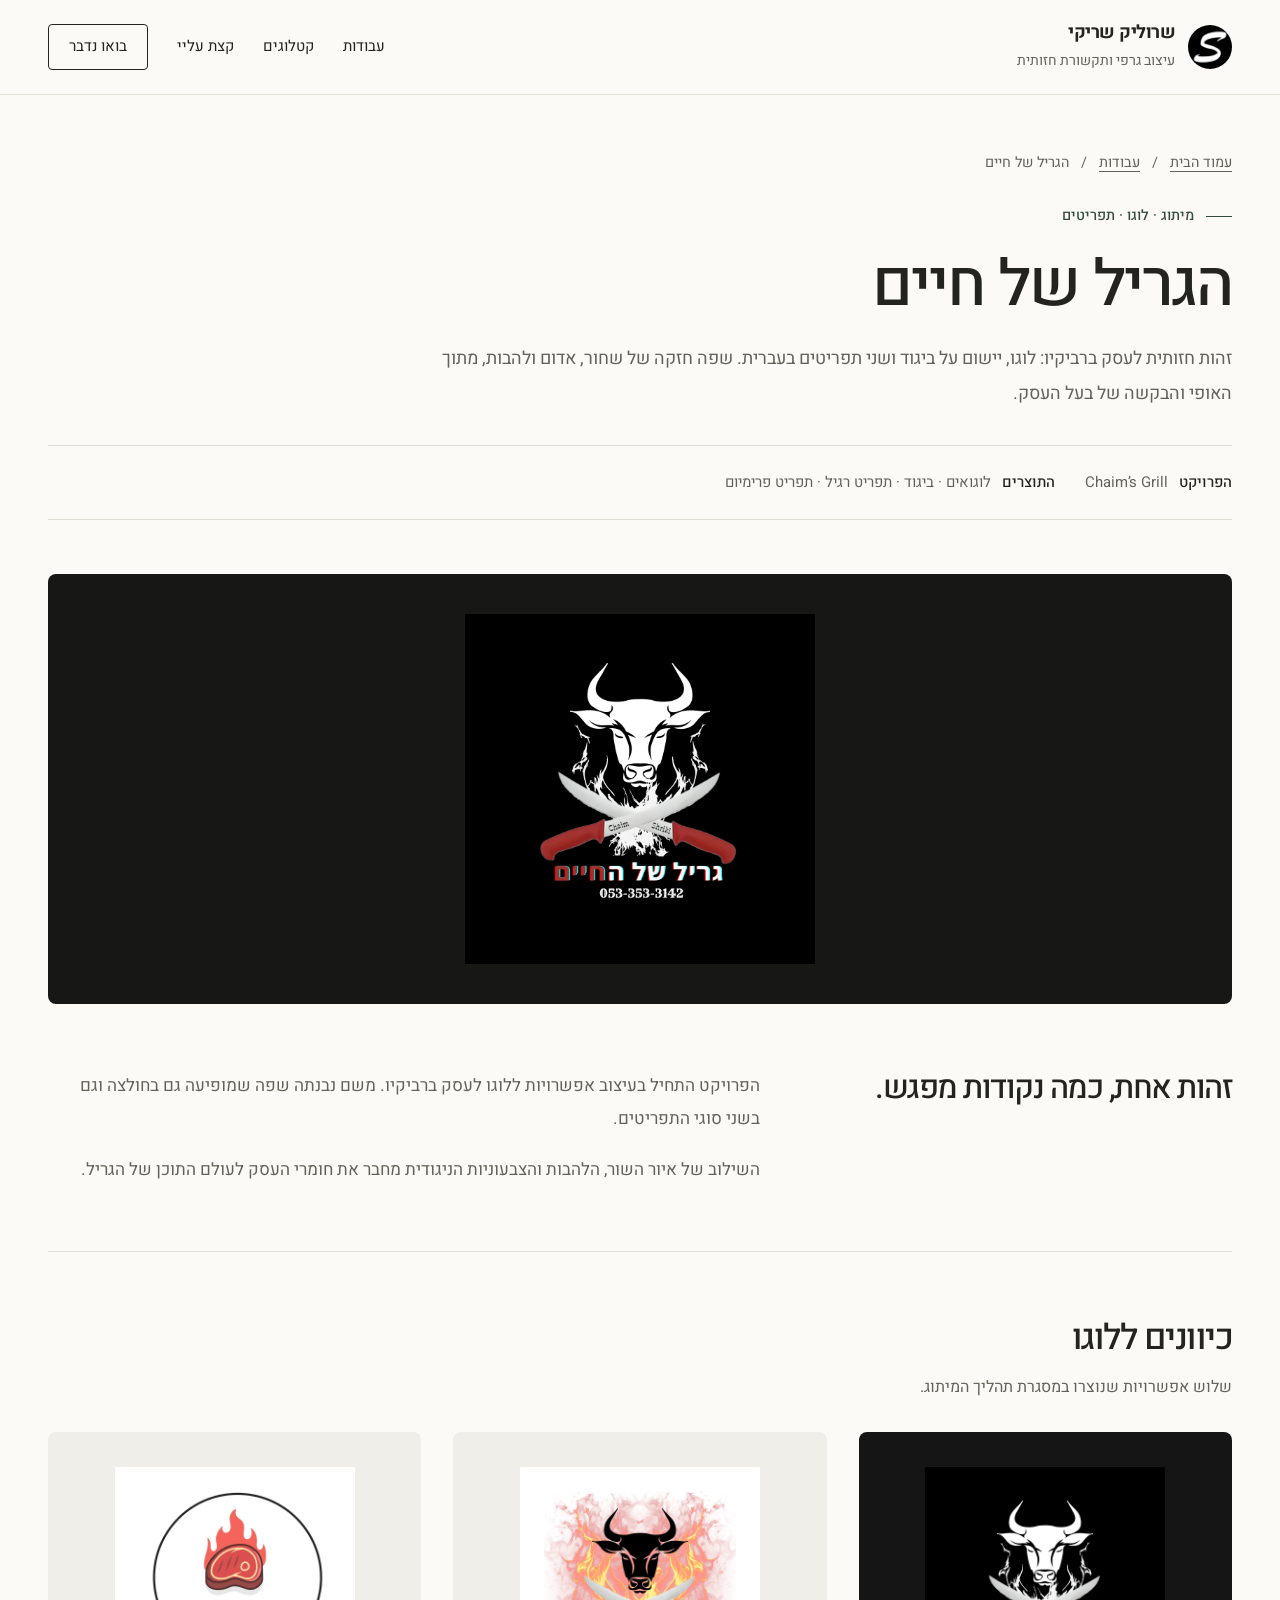
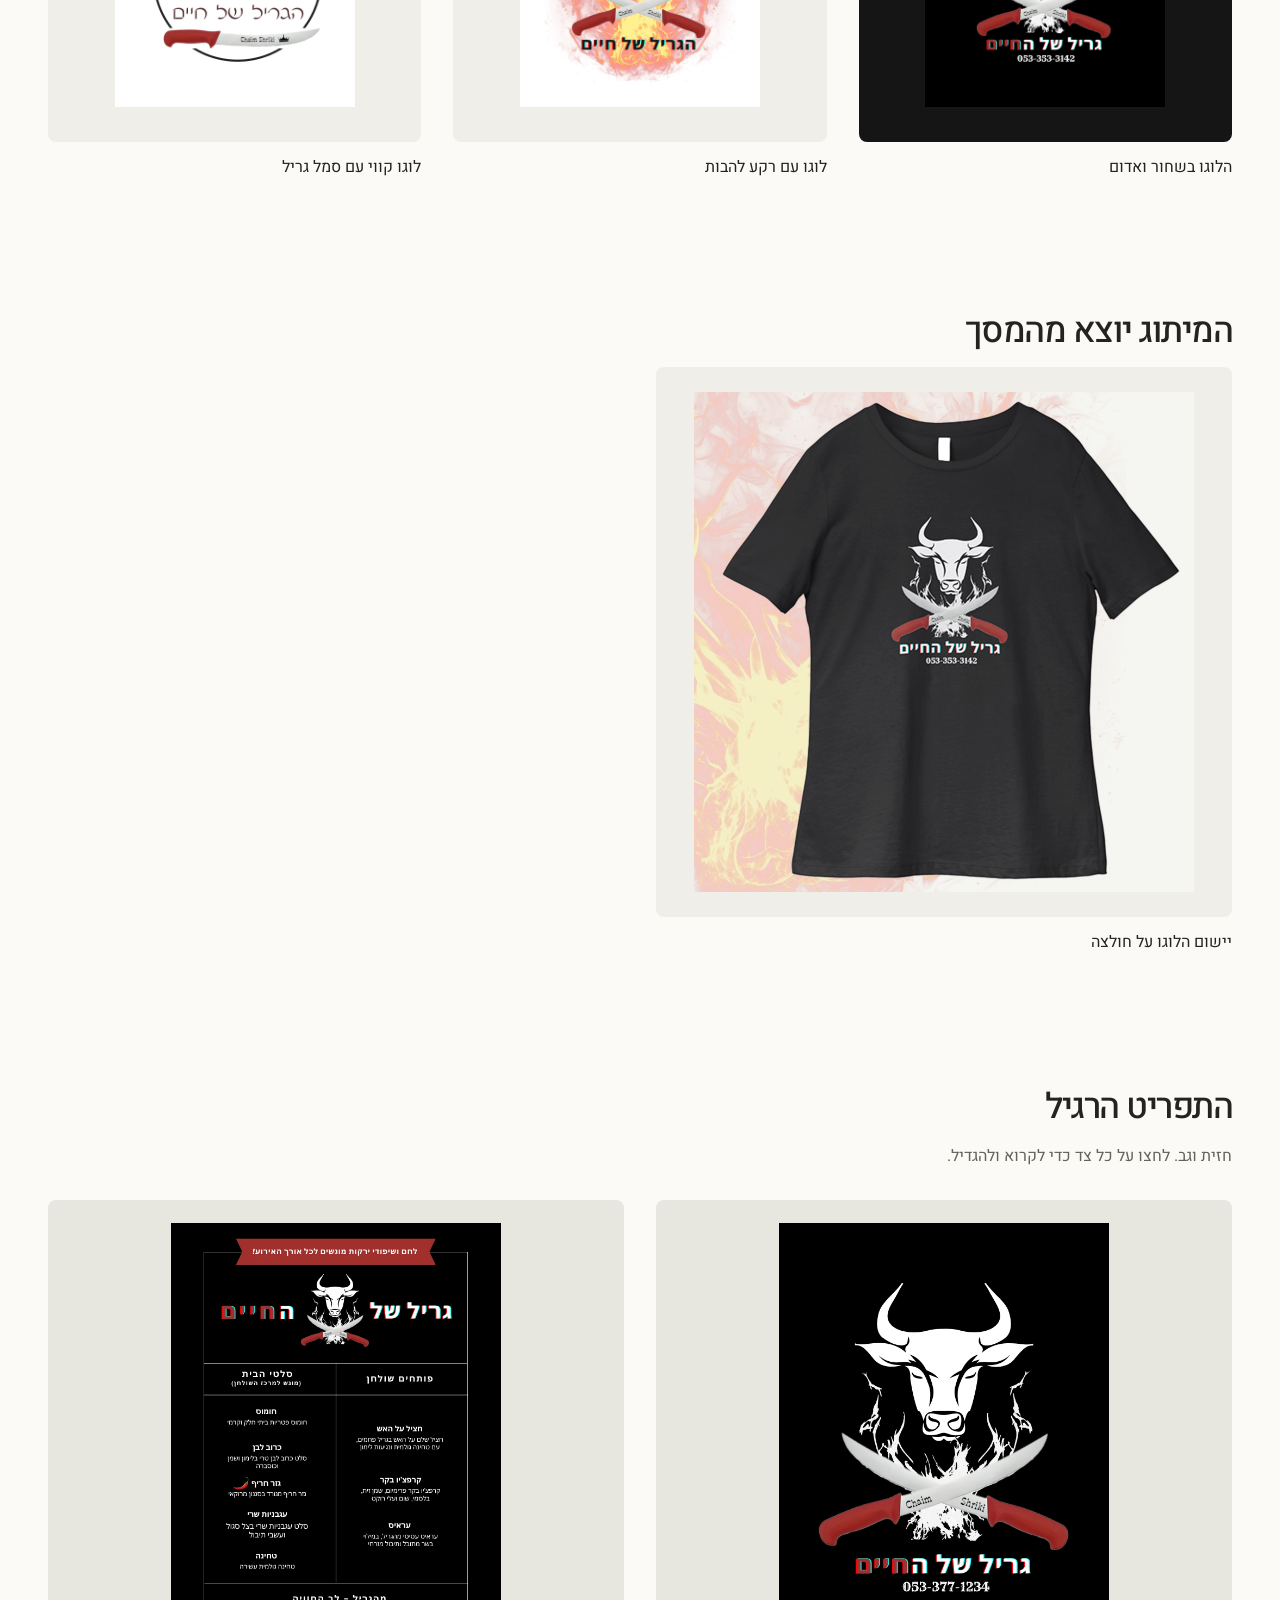
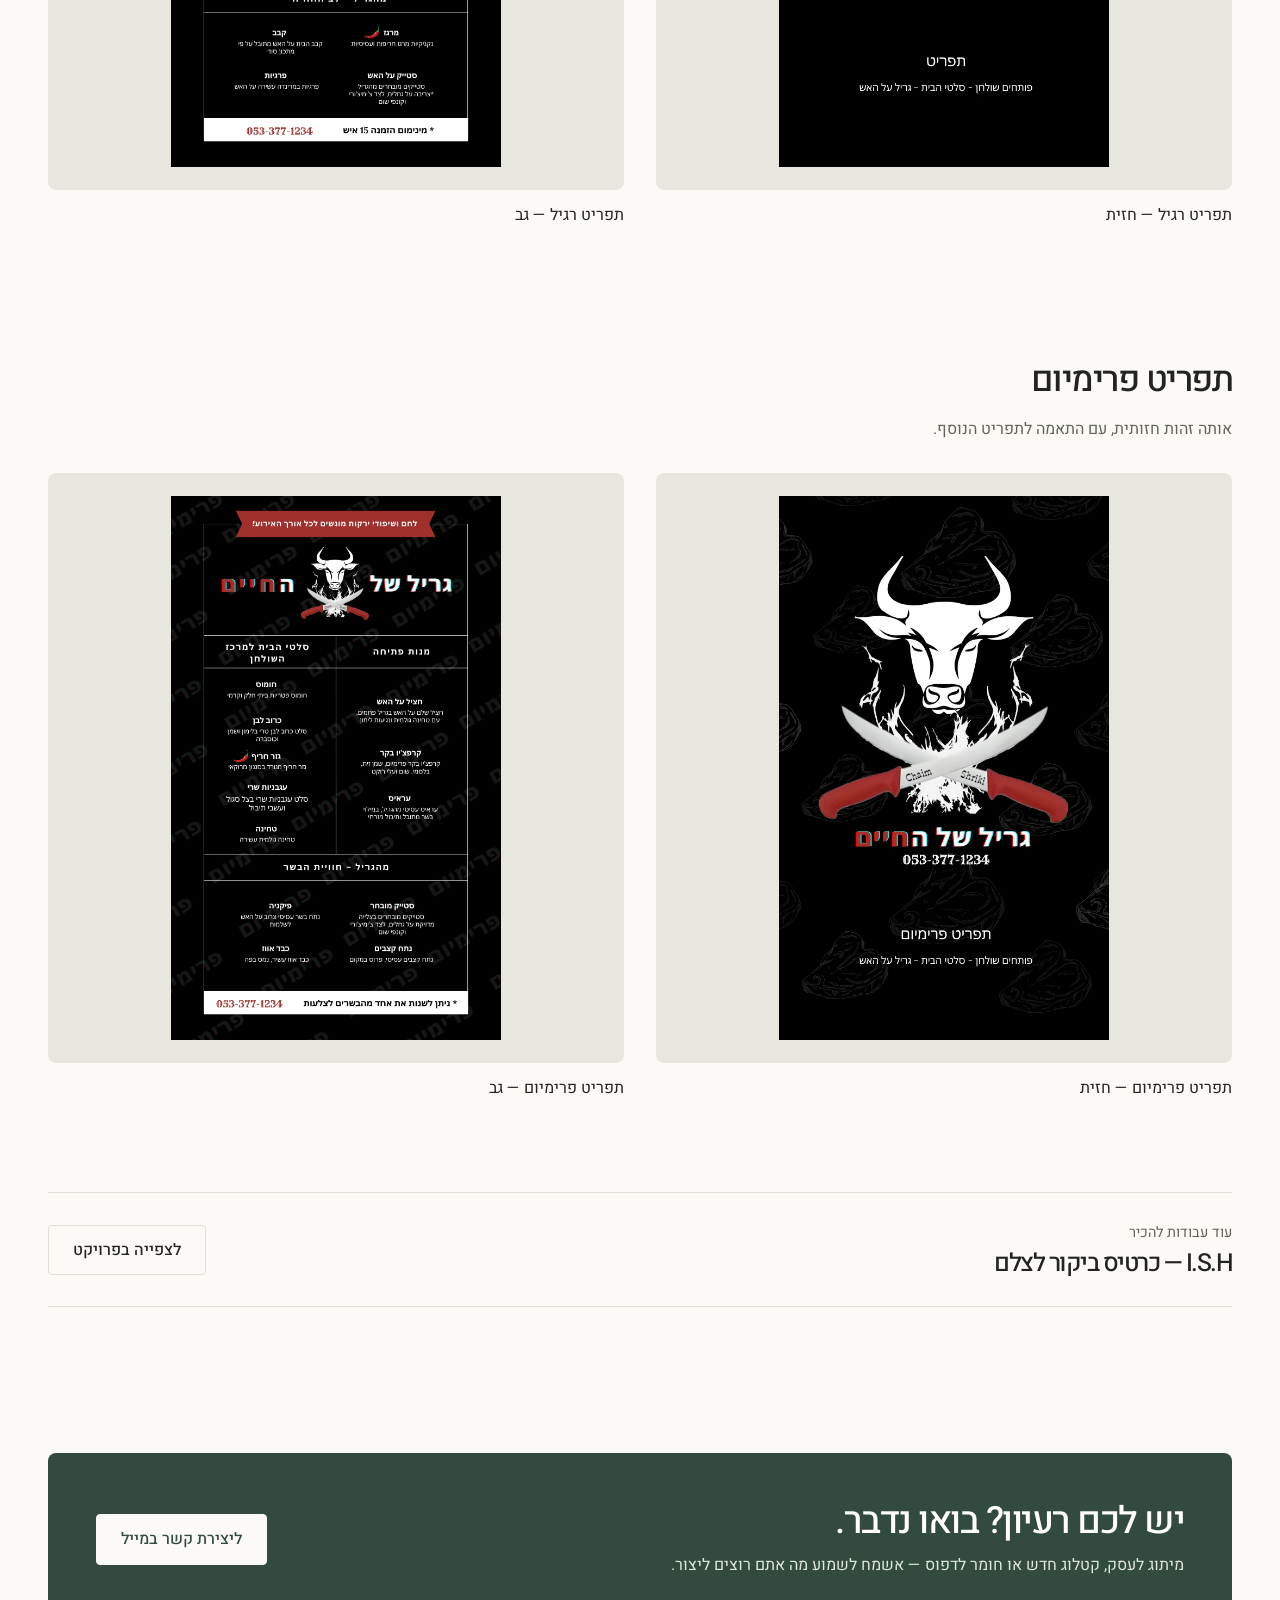
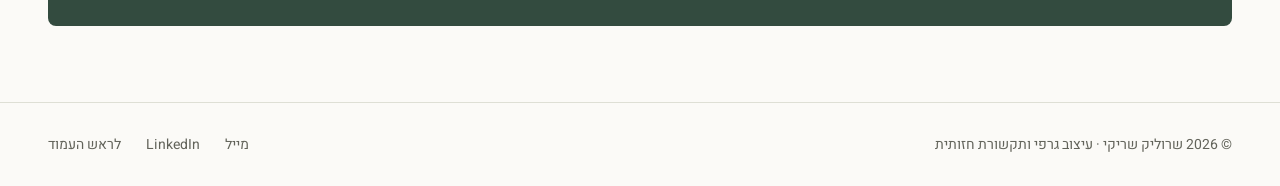
<file: chaims-grill.html>
<!doctype html>
<html lang="he" dir="rtl"><head><meta charset="utf-8"><meta name="viewport" content="width=device-width, initial-scale=1"><title>הגריל של חיים — מיתוג ותפריטים | שרוליק שריקי</title><meta name="description" content="פרויקט מיתוג לעסק ברביקיו: שלושה כיווני לוגו, מיתוג חולצה ותפריטים בעברית בעיצוב שרוליק שריקי."><meta name="theme-color" content="#334b3f"><meta property="og:type" content="website"><meta property="og:locale" content="he_IL"><meta property="og:title" content="הגריל של חיים — מיתוג ותפריטים | שרוליק שריקי"><meta property="og:description" content="פרויקט מיתוג לעסק ברביקיו: שלושה כיווני לוגו, מיתוג חולצה ותפריטים בעברית בעיצוב שרוליק שריקי."><link rel="icon" href="assets/images/srulik-mark.webp"><link rel="stylesheet" href="assets/css/site.css"><script defer src="assets/js/site.js"></script></head><body id="top"><a class="skip" href="#main">דילוג לתוכן</a>
<header class="site-header"><div class="wrap header-inner">
<a class="brand" href="index.html" aria-label="שרוליק שריקי — לעמוד הבית"><img src="assets/images/srulik-mark.webp" alt="" class="" fetchpriority="high" decoding="async"><span><strong>שרוליק שריקי</strong><small>עיצוב גרפי ותקשורת חזותית</small></span></a>
<nav class="desktop-nav" aria-label="ניווט ראשי"><a href="index.html#work">עבודות</a><a href="catalogs.html">קטלוגים</a><a href="index.html#about">קצת עליי</a><a class="nav-contact" href="mailto:ishriki@emich.edu">בואו נדבר</a></nav>
<button class="menu-toggle" type="button" aria-expanded="false" aria-controls="mobile-nav"><svg width="18" height="16" viewBox="0 0 18 16" fill="none" aria-hidden="true"><path d="M1 3h16M1 8h16M1 13h16" stroke="currentColor" stroke-width="1.5"/></svg><span data-menu-label>תפריט</span></button>
</div><nav id="mobile-nav" class="mobile-nav" aria-label="ניווט לטלפון" hidden><a href="index.html#work">עבודות</a><a href="catalogs.html">קטלוגים</a><a href="index.html#about">קצת עליי</a><a href="mailto:ishriki@emich.edu">יצירת קשר</a></nav></header><main id="main" tabindex="-1"><section class="page-hero"><div class="wrap"><nav class="breadcrumb" aria-label="מיקום באתר"><a href="index.html">עמוד הבית</a><span aria-hidden="true">/</span><a href="index.html#work">עבודות</a><span aria-hidden="true">/</span><span aria-current="page">הגריל של חיים</span></nav><p class="eyebrow">מיתוג · לוגו · תפריטים</p><h1>הגריל של חיים</h1><p class="lead">זהות חזותית לעסק ברביקיו: לוגו, יישום על ביגוד ושני תפריטים בעברית. שפה חזקה של שחור, אדום ולהבות, מתוך האופי והבקשה של בעל העסק.</p><div class="project-meta"><span><strong>הפרויקט</strong> Chaim’s Grill</span><span><strong>התוצרים</strong> לוגואים · ביגוד · תפריט רגיל · תפריט פרימיום</span></div></div></section><div class="wrap"><div class="project-banner bbq-banner"><img src="assets/images/bbq_logo1.webp" alt="הלוגו הראשי של הגריל של חיים" class="" fetchpriority="high" decoding="async"></div><section class="project-story"><h2>זהות אחת, כמה נקודות מפגש.</h2><div><p>הפרויקט התחיל בעיצוב אפשרויות ללוגו לעסק ברביקיו. משם נבנתה שפה שמופיעה גם בחולצה וגם בשני סוגי התפריטים.</p><p>השילוב של איור השור, הלהבות והצבעוניות הניגודית מחבר את חומרי העסק לעולם התוכן של הגריל.</p></div></section><section class="gallery-section"><h2>כיוונים ללוגו</h2><p class="intro">שלוש אפשרויות שנוצרו במסגרת תהליך המיתוג.</p><div class="gallery-grid three"><figure class="gallery-item"><button type="button" class="gallery-image logo-tile dark" data-lightbox="assets/images/bbq_logo1.webp" data-caption="הלוגו בשחור ואדום" aria-label="הגדלת התמונה: הלוגו בשחור ואדום"><img src="assets/images/bbq_logo1.webp" alt="הלוגו בשחור ואדום" class="" loading="lazy" decoding="async"></button><figcaption>הלוגו בשחור ואדום</figcaption></figure><figure class="gallery-item"><button type="button" class="gallery-image logo-tile " data-lightbox="assets/images/bbq_logo2.webp" data-caption="לוגו עם רקע להבות" aria-label="הגדלת התמונה: לוגו עם רקע להבות"><img src="assets/images/bbq_logo2.webp" alt="לוגו עם רקע להבות" class="" loading="lazy" decoding="async"></button><figcaption>לוגו עם רקע להבות</figcaption></figure><figure class="gallery-item"><button type="button" class="gallery-image logo-tile " data-lightbox="assets/images/bbq_logo_option3.webp" data-caption="לוגו קווי עם סמל גריל" aria-label="הגדלת התמונה: לוגו קווי עם סמל גריל"><img src="assets/images/bbq_logo_option3.webp" alt="לוגו קווי עם סמל גריל" class="" loading="lazy" decoding="async"></button><figcaption>לוגו קווי עם סמל גריל</figcaption></figure></div></section><section class="gallery-section"><h2>המיתוג יוצא מהמסך</h2><div class="gallery-grid"><figure class="gallery-item"><button type="button" class="gallery-image poster-image" data-lightbox="assets/images/tshirt_logo.webp" data-caption="יישום הלוגו על חולצה" aria-label="הגדלת התמונה: יישום הלוגו על חולצה"><img src="assets/images/tshirt_logo.webp" alt="יישום הלוגו על חולצה" class="" loading="lazy" decoding="async"></button><figcaption>יישום הלוגו על חולצה</figcaption></figure></div></section><section class="gallery-section"><h2>התפריט הרגיל</h2><p class="intro">חזית וגב. לחצו על כל צד כדי לקרוא ולהגדיל.</p><div class="gallery-grid"><figure class="gallery-item"><button type="button" class="gallery-image menu-image" data-lightbox="assets/images/bbq_menu1.webp" data-caption="תפריט רגיל — חזית" aria-label="הגדלת התמונה: תפריט רגיל — חזית"><img src="assets/images/bbq_menu1.webp" alt="תפריט רגיל — חזית" class="" loading="lazy" decoding="async"></button><figcaption>תפריט רגיל — חזית</figcaption></figure><figure class="gallery-item"><button type="button" class="gallery-image menu-image" data-lightbox="assets/images/bbq_menu2.webp" data-caption="תפריט רגיל — גב" aria-label="הגדלת התמונה: תפריט רגיל — גב"><img src="assets/images/bbq_menu2.webp" alt="תפריט רגיל — גב" class="" loading="lazy" decoding="async"></button><figcaption>תפריט רגיל — גב</figcaption></figure></div></section><section class="gallery-section"><h2>תפריט פרימיום</h2><p class="intro">אותה זהות חזותית, עם התאמה לתפריט הנוסף.</p><div class="gallery-grid"><figure class="gallery-item"><button type="button" class="gallery-image menu-image" data-lightbox="assets/images/premium_bbq_menu1.webp" data-caption="תפריט פרימיום — חזית" aria-label="הגדלת התמונה: תפריט פרימיום — חזית"><img src="assets/images/premium_bbq_menu1.webp" alt="תפריט פרימיום — חזית" class="" loading="lazy" decoding="async"></button><figcaption>תפריט פרימיום — חזית</figcaption></figure><figure class="gallery-item"><button type="button" class="gallery-image menu-image" data-lightbox="assets/images/premium_bbq_menu2.webp" data-caption="תפריט פרימיום — גב" aria-label="הגדלת התמונה: תפריט פרימיום — גב"><img src="assets/images/premium_bbq_menu2.webp" alt="תפריט פרימיום — גב" class="" loading="lazy" decoding="async"></button><figcaption>תפריט פרימיום — גב</figcaption></figure></div></section><aside class="next-project"><div><p>עוד עבודות להכיר</p><h2>I.S.H — כרטיס ביקור לצלם</h2></div><a class="button secondary" href="business-card.html">לצפייה בפרויקט</a></aside></div></main><section class="contact-section" id="contact" aria-labelledby="contact-title"><div class="wrap"><div class="contact-box"><div><h2 id="contact-title">יש לכם רעיון? בואו נדבר.</h2><p>מיתוג לעסק, קטלוג חדש או חומר לדפוס — אשמח לשמוע מה אתם רוצים ליצור.</p></div><a class="button light" href="mailto:ishriki@emich.edu">ליצירת קשר במייל</a></div></div></section><footer class="site-footer"><div class="wrap footer-inner"><span>© 2026 שרוליק שריקי · עיצוב גרפי ותקשורת חזותית</span><nav class="footer-nav" aria-label="ניווט בתחתית העמוד"><a href="mailto:ishriki@emich.edu">מייל</a><a href="https://www.linkedin.com/in/srulik-shriki-858525204/" target="_blank" rel="noopener noreferrer">LinkedIn</a><a href="#top">לראש העמוד</a></nav></div></footer><dialog class="lightbox" aria-labelledby="lightbox-title"><div class="lightbox-bar"><h2 id="lightbox-title" class="lightbox-title" data-lightbox-title>תצוגת עבודה</h2><button class="close-dialog" type="button" data-lightbox-close autofocus>סגירה <span aria-hidden="true">×</span></button></div><div class="lightbox-media"><img data-lightbox-image alt=""></div><div class="lightbox-footer"><div class="page-controls"><button class="control-button" type="button" data-lightbox-previous>הקודמת</button><span data-lightbox-counter aria-live="polite"></span><button class="control-button" type="button" data-lightbox-next>הבאה</button></div><a data-lightbox-original target="_blank" rel="noopener noreferrer">פתיחה בגודל מלא</a></div></dialog></body></html>
</file>
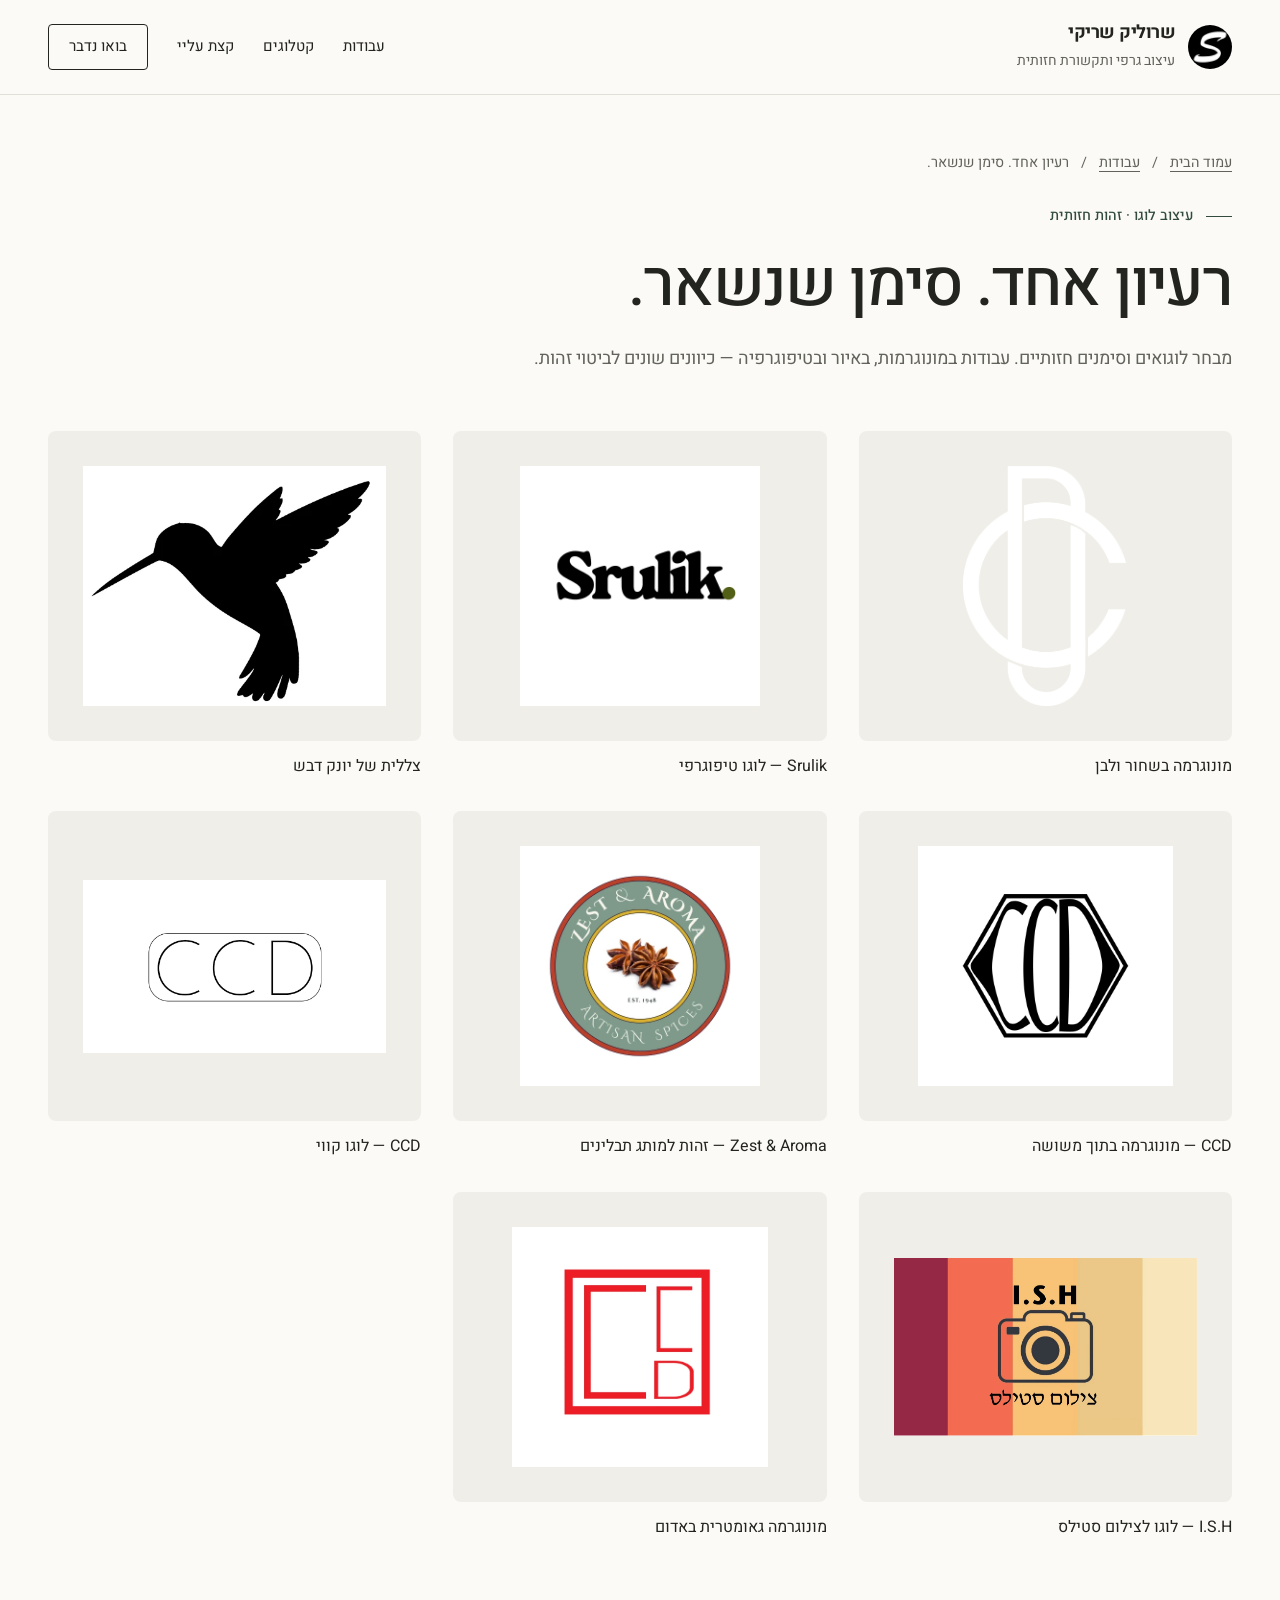
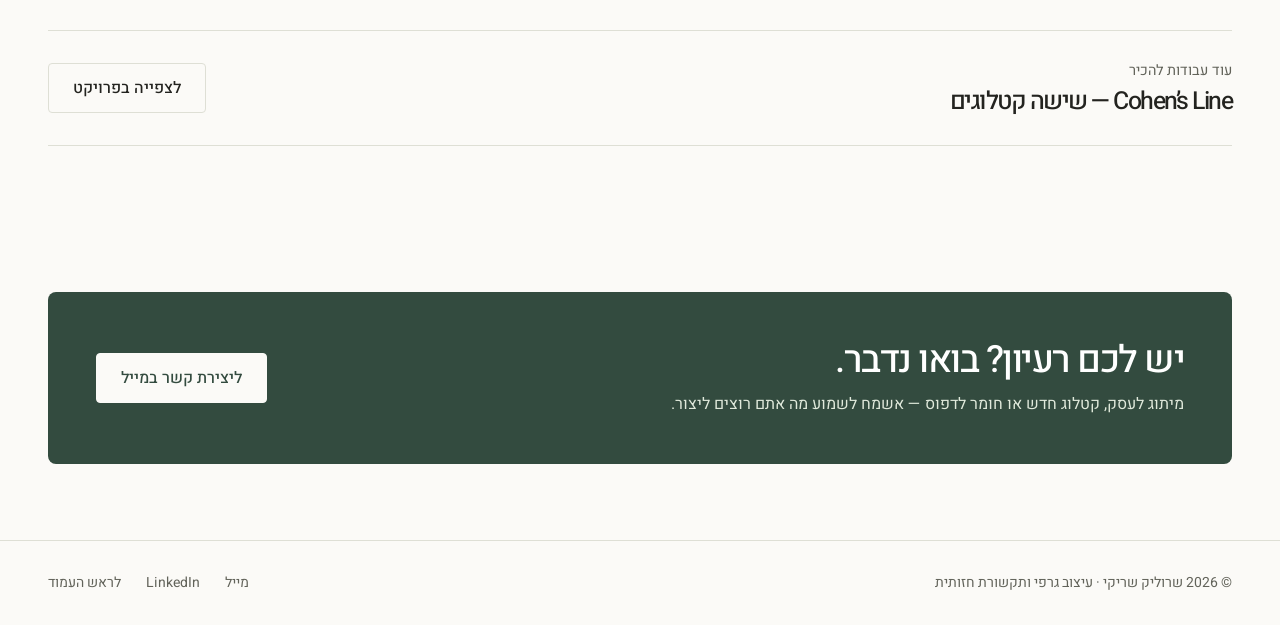
<file: logos.html>
<!doctype html>
<html lang="he" dir="rtl"><head><meta charset="utf-8"><meta name="viewport" content="width=device-width, initial-scale=1"><title>לוגואים וזהות חזותית | שרוליק שריקי</title><meta name="description" content="מבחר לוגואים, מונוגרמות וזהויות חזותיות בעיצוב שרוליק שריקי."><meta name="theme-color" content="#334b3f"><meta property="og:type" content="website"><meta property="og:locale" content="he_IL"><meta property="og:title" content="לוגואים וזהות חזותית | שרוליק שריקי"><meta property="og:description" content="מבחר לוגואים, מונוגרמות וזהויות חזותיות בעיצוב שרוליק שריקי."><link rel="icon" href="assets/images/srulik-mark.webp"><link rel="stylesheet" href="assets/css/site.css"><script defer src="assets/js/site.js"></script></head><body id="top"><a class="skip" href="#main">דילוג לתוכן</a>
<header class="site-header"><div class="wrap header-inner">
<a class="brand" href="index.html" aria-label="שרוליק שריקי — לעמוד הבית"><img src="assets/images/srulik-mark.webp" alt="" class="" fetchpriority="high" decoding="async"><span><strong>שרוליק שריקי</strong><small>עיצוב גרפי ותקשורת חזותית</small></span></a>
<nav class="desktop-nav" aria-label="ניווט ראשי"><a href="index.html#work">עבודות</a><a href="catalogs.html">קטלוגים</a><a href="index.html#about">קצת עליי</a><a class="nav-contact" href="mailto:ishriki@emich.edu">בואו נדבר</a></nav>
<button class="menu-toggle" type="button" aria-expanded="false" aria-controls="mobile-nav"><svg width="18" height="16" viewBox="0 0 18 16" fill="none" aria-hidden="true"><path d="M1 3h16M1 8h16M1 13h16" stroke="currentColor" stroke-width="1.5"/></svg><span data-menu-label>תפריט</span></button>
</div><nav id="mobile-nav" class="mobile-nav" aria-label="ניווט לטלפון" hidden><a href="index.html#work">עבודות</a><a href="catalogs.html">קטלוגים</a><a href="index.html#about">קצת עליי</a><a href="mailto:ishriki@emich.edu">יצירת קשר</a></nav></header><main id="main" tabindex="-1"><section class="page-hero"><div class="wrap"><nav class="breadcrumb" aria-label="מיקום באתר"><a href="index.html">עמוד הבית</a><span aria-hidden="true">/</span><a href="index.html#work">עבודות</a><span aria-hidden="true">/</span><span aria-current="page">רעיון אחד. סימן שנשאר.</span></nav><p class="eyebrow">עיצוב לוגו · זהות חזותית</p><h1>רעיון אחד. סימן שנשאר.</h1><p class="lead">מבחר לוגואים וסימנים חזותיים. עבודות במונוגרמות, באיור ובטיפוגרפיה — כיוונים שונים לביטוי זהות.</p></div></section><div class="wrap"><section class="gallery-section" style="padding-top:0" aria-label="גלריית לוגואים"><div class="gallery-grid three"><figure class="gallery-item"><button type="button" class="gallery-image logo-tile" data-lightbox="assets/images/logo-example-1.webp" data-caption="מונוגרמה בשחור ולבן" aria-label="הגדלת התמונה: מונוגרמה בשחור ולבן"><img src="assets/images/logo-example-1.webp" alt="מונוגרמה בשחור ולבן" class="" loading="lazy" decoding="async"></button><figcaption>מונוגרמה בשחור ולבן</figcaption></figure><figure class="gallery-item"><button type="button" class="gallery-image logo-tile" data-lightbox="assets/images/logo-example-2.webp" data-caption="Srulik — לוגו טיפוגרפי" aria-label="הגדלת התמונה: Srulik — לוגו טיפוגרפי"><img src="assets/images/logo-example-2.webp" alt="Srulik — לוגו טיפוגרפי" class="" loading="lazy" decoding="async"></button><figcaption>Srulik — לוגו טיפוגרפי</figcaption></figure><figure class="gallery-item"><button type="button" class="gallery-image logo-tile" data-lightbox="assets/images/logo-example-3.webp" data-caption="צללית של יונק דבש" aria-label="הגדלת התמונה: צללית של יונק דבש"><img src="assets/images/logo-example-3.webp" alt="צללית של יונק דבש" class="" loading="lazy" decoding="async"></button><figcaption>צללית של יונק דבש</figcaption></figure><figure class="gallery-item"><button type="button" class="gallery-image logo-tile" data-lightbox="assets/images/logo-example-4.webp" data-caption="CCD — מונוגרמה בתוך משושה" aria-label="הגדלת התמונה: CCD — מונוגרמה בתוך משושה"><img src="assets/images/logo-example-4.webp" alt="CCD — מונוגרמה בתוך משושה" class="" loading="lazy" decoding="async"></button><figcaption>CCD — מונוגרמה בתוך משושה</figcaption></figure><figure class="gallery-item"><button type="button" class="gallery-image logo-tile" data-lightbox="assets/images/logo-example-5.webp" data-caption="Zest &amp; Aroma — זהות למותג תבלינים" aria-label="הגדלת התמונה: Zest &amp; Aroma — זהות למותג תבלינים"><img src="assets/images/logo-example-5.webp" alt="Zest &amp; Aroma — זהות למותג תבלינים" class="" loading="lazy" decoding="async"></button><figcaption>Zest &amp; Aroma — זהות למותג תבלינים</figcaption></figure><figure class="gallery-item"><button type="button" class="gallery-image logo-tile" data-lightbox="assets/images/logo-example-6.webp" data-caption="CCD — לוגו קווי" aria-label="הגדלת התמונה: CCD — לוגו קווי"><img src="assets/images/logo-example-6.webp" alt="CCD — לוגו קווי" class="" loading="lazy" decoding="async"></button><figcaption>CCD — לוגו קווי</figcaption></figure><figure class="gallery-item"><button type="button" class="gallery-image logo-tile" data-lightbox="assets/images/logo-example-7.webp" data-caption="I.S.H — לוגו לצילום סטילס" aria-label="הגדלת התמונה: I.S.H — לוגו לצילום סטילס"><img src="assets/images/logo-example-7.webp" alt="I.S.H — לוגו לצילום סטילס" class="" loading="lazy" decoding="async"></button><figcaption>I.S.H — לוגו לצילום סטילס</figcaption></figure><figure class="gallery-item"><button type="button" class="gallery-image logo-tile" data-lightbox="assets/images/logo-example-8.webp" data-caption="מונוגרמה גאומטרית באדום" aria-label="הגדלת התמונה: מונוגרמה גאומטרית באדום"><img src="assets/images/logo-example-8.webp" alt="מונוגרמה גאומטרית באדום" class="" loading="lazy" decoding="async"></button><figcaption>מונוגרמה גאומטרית באדום</figcaption></figure></div></section><aside class="next-project"><div><p>עוד עבודות להכיר</p><h2>Cohen’s Line — שישה קטלוגים</h2></div><a class="button secondary" href="catalogs.html">לצפייה בפרויקט</a></aside></div></main><section class="contact-section" id="contact" aria-labelledby="contact-title"><div class="wrap"><div class="contact-box"><div><h2 id="contact-title">יש לכם רעיון? בואו נדבר.</h2><p>מיתוג לעסק, קטלוג חדש או חומר לדפוס — אשמח לשמוע מה אתם רוצים ליצור.</p></div><a class="button light" href="mailto:ishriki@emich.edu">ליצירת קשר במייל</a></div></div></section><footer class="site-footer"><div class="wrap footer-inner"><span>© 2026 שרוליק שריקי · עיצוב גרפי ותקשורת חזותית</span><nav class="footer-nav" aria-label="ניווט בתחתית העמוד"><a href="mailto:ishriki@emich.edu">מייל</a><a href="https://www.linkedin.com/in/srulik-shriki-858525204/" target="_blank" rel="noopener noreferrer">LinkedIn</a><a href="#top">לראש העמוד</a></nav></div></footer><dialog class="lightbox" aria-labelledby="lightbox-title"><div class="lightbox-bar"><h2 id="lightbox-title" class="lightbox-title" data-lightbox-title>תצוגת עבודה</h2><button class="close-dialog" type="button" data-lightbox-close autofocus>סגירה <span aria-hidden="true">×</span></button></div><div class="lightbox-media"><img data-lightbox-image alt=""></div><div class="lightbox-footer"><div class="page-controls"><button class="control-button" type="button" data-lightbox-previous>הקודמת</button><span data-lightbox-counter aria-live="polite"></span><button class="control-button" type="button" data-lightbox-next>הבאה</button></div><a data-lightbox-original target="_blank" rel="noopener noreferrer">פתיחה בגודל מלא</a></div></dialog></body></html>
</file>
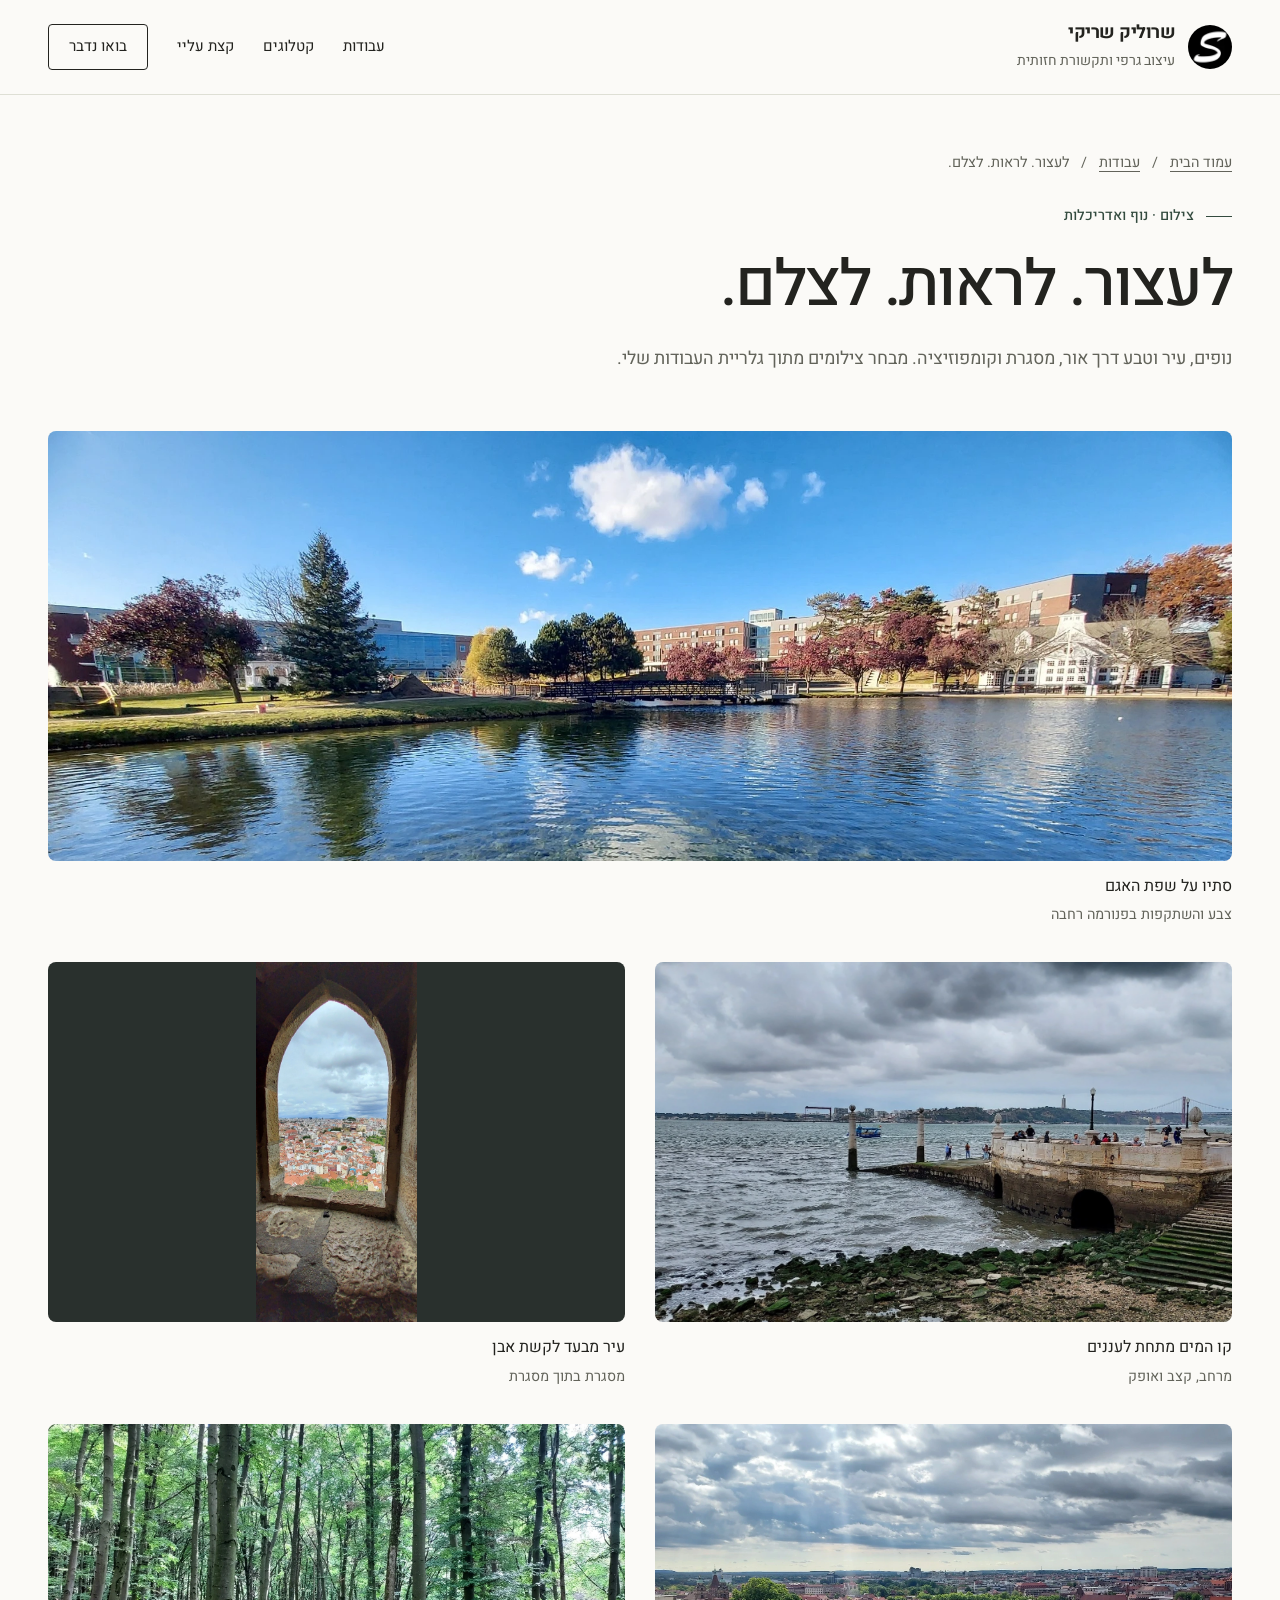
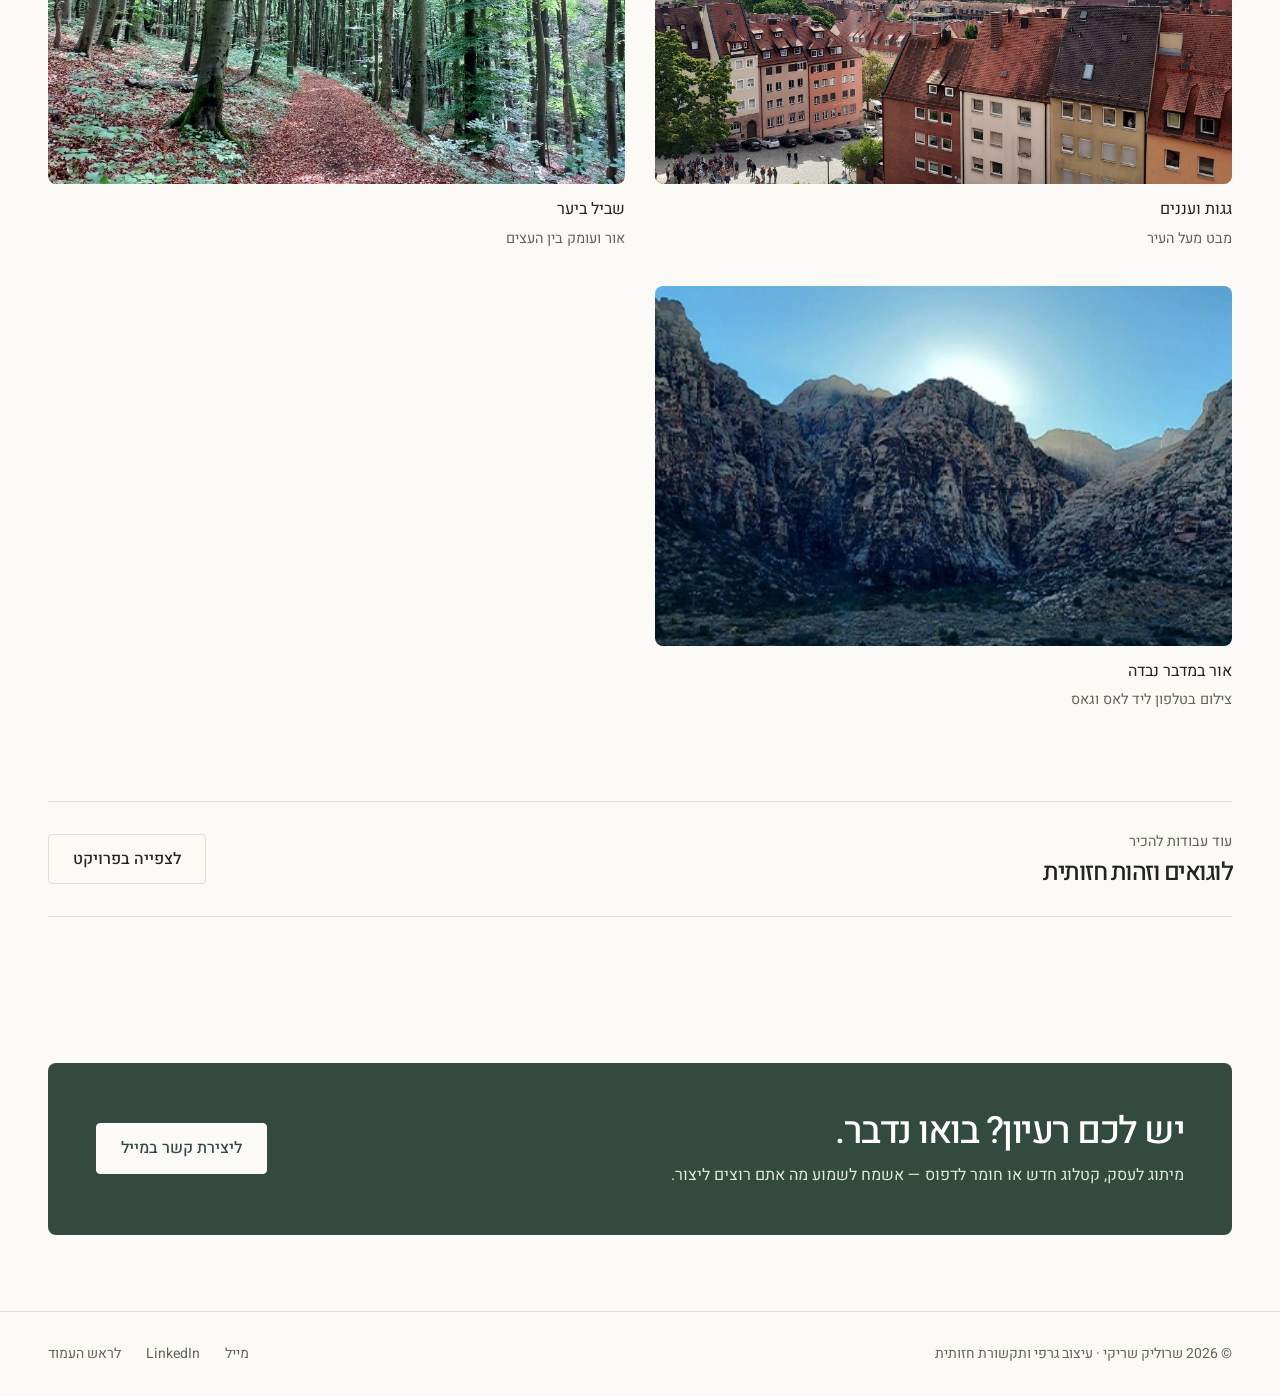
<file: photography.html>
<!doctype html>
<html lang="he" dir="rtl"><head><meta charset="utf-8"><meta name="viewport" content="width=device-width, initial-scale=1"><title>צילום — נוף, אדריכלות ואור | שרוליק שריקי</title><meta name="description" content="גלריית הצילום של שרוליק שריקי: נוף, אדריכלות, אור וקומפוזיציה. כל תמונה ניתנת להגדלה."><meta name="theme-color" content="#334b3f"><meta property="og:type" content="website"><meta property="og:locale" content="he_IL"><meta property="og:title" content="צילום — נוף, אדריכלות ואור | שרוליק שריקי"><meta property="og:description" content="גלריית הצילום של שרוליק שריקי: נוף, אדריכלות, אור וקומפוזיציה. כל תמונה ניתנת להגדלה."><link rel="icon" href="assets/images/srulik-mark.webp"><link rel="stylesheet" href="assets/css/site.css"><script defer src="assets/js/site.js"></script></head><body id="top"><a class="skip" href="#main">דילוג לתוכן</a>
<header class="site-header"><div class="wrap header-inner">
<a class="brand" href="index.html" aria-label="שרוליק שריקי — לעמוד הבית"><img src="assets/images/srulik-mark.webp" alt="" class="" fetchpriority="high" decoding="async"><span><strong>שרוליק שריקי</strong><small>עיצוב גרפי ותקשורת חזותית</small></span></a>
<nav class="desktop-nav" aria-label="ניווט ראשי"><a href="index.html#work">עבודות</a><a href="catalogs.html">קטלוגים</a><a href="index.html#about">קצת עליי</a><a class="nav-contact" href="mailto:ishriki@emich.edu">בואו נדבר</a></nav>
<button class="menu-toggle" type="button" aria-expanded="false" aria-controls="mobile-nav"><svg width="18" height="16" viewBox="0 0 18 16" fill="none" aria-hidden="true"><path d="M1 3h16M1 8h16M1 13h16" stroke="currentColor" stroke-width="1.5"/></svg><span data-menu-label>תפריט</span></button>
</div><nav id="mobile-nav" class="mobile-nav" aria-label="ניווט לטלפון" hidden><a href="index.html#work">עבודות</a><a href="catalogs.html">קטלוגים</a><a href="index.html#about">קצת עליי</a><a href="mailto:ishriki@emich.edu">יצירת קשר</a></nav></header><main id="main" tabindex="-1"><section class="page-hero"><div class="wrap"><nav class="breadcrumb" aria-label="מיקום באתר"><a href="index.html">עמוד הבית</a><span aria-hidden="true">/</span><a href="index.html#work">עבודות</a><span aria-hidden="true">/</span><span aria-current="page">לעצור. לראות. לצלם.</span></nav><p class="eyebrow">צילום · נוף ואדריכלות</p><h1>לעצור. לראות. לצלם.</h1><p class="lead">נופים, עיר וטבע דרך אור, מסגרת וקומפוזיציה. מבחר צילומים מתוך גלריית העבודות שלי.</p></div></section><div class="wrap"><section class="gallery-section" style="padding-top:0" aria-label="גלריית צילום"><div class="photo-grid"><figure class="gallery-item"><button type="button" class="gallery-image " data-lightbox="assets/images/autumn-pond-panorama.webp" data-caption="סתיו על שפת האגם" aria-label="הגדלת התמונה: סתיו על שפת האגם"><img src="assets/images/autumn-pond-panorama.webp" alt="סתיו על שפת האגם" class="" loading="lazy" decoding="async"></button><figcaption>סתיו על שפת האגם<small>צבע והשתקפות בפנורמה רחבה</small></figcaption></figure><figure class="gallery-item"><button type="button" class="gallery-image " data-lightbox="assets/images/waterfront-under-clouds.webp" data-caption="קו המים מתחת לעננים" aria-label="הגדלת התמונה: קו המים מתחת לעננים"><img src="assets/images/waterfront-under-clouds.webp" alt="קו המים מתחת לעננים" class="" loading="lazy" decoding="async"></button><figcaption>קו המים מתחת לעננים<small>מרחב, קצב ואופק</small></figcaption></figure><figure class="gallery-item"><button type="button" class="gallery-image " data-lightbox="assets/images/city-through-a-stone-arch.webp" data-caption="עיר מבעד לקשת אבן" aria-label="הגדלת התמונה: עיר מבעד לקשת אבן"><img src="assets/images/city-through-a-stone-arch.webp" alt="עיר מבעד לקשת אבן" class="" loading="lazy" decoding="async"></button><figcaption>עיר מבעד לקשת אבן<small>מסגרת בתוך מסגרת</small></figcaption></figure><figure class="gallery-item"><button type="button" class="gallery-image " data-lightbox="assets/images/rooftops-and-clouds.webp" data-caption="גגות ועננים" aria-label="הגדלת התמונה: גגות ועננים"><img src="assets/images/rooftops-and-clouds.webp" alt="גגות ועננים" class="" loading="lazy" decoding="async"></button><figcaption>גגות ועננים<small>מבט מעל העיר</small></figcaption></figure><figure class="gallery-item"><button type="button" class="gallery-image " data-lightbox="assets/images/woodland-trail.webp" data-caption="שביל ביער" aria-label="הגדלת התמונה: שביל ביער"><img src="assets/images/woodland-trail.webp" alt="שביל ביער" class="" loading="lazy" decoding="async"></button><figcaption>שביל ביער<small>אור ועומק בין העצים</small></figcaption></figure><figure class="gallery-item"><button type="button" class="gallery-image " data-lightbox="assets/images/nevada-desert.webp" data-caption="אור במדבר נבדה" aria-label="הגדלת התמונה: אור במדבר נבדה"><img src="assets/images/nevada-desert.webp" alt="אור במדבר נבדה" class="" loading="lazy" decoding="async"></button><figcaption>אור במדבר נבדה<small>צילום בטלפון ליד לאס וגאס</small></figcaption></figure></div></section><aside class="next-project"><div><p>עוד עבודות להכיר</p><h2>לוגואים וזהות חזותית</h2></div><a class="button secondary" href="logos.html">לצפייה בפרויקט</a></aside></div></main><section class="contact-section" id="contact" aria-labelledby="contact-title"><div class="wrap"><div class="contact-box"><div><h2 id="contact-title">יש לכם רעיון? בואו נדבר.</h2><p>מיתוג לעסק, קטלוג חדש או חומר לדפוס — אשמח לשמוע מה אתם רוצים ליצור.</p></div><a class="button light" href="mailto:ishriki@emich.edu">ליצירת קשר במייל</a></div></div></section><footer class="site-footer"><div class="wrap footer-inner"><span>© 2026 שרוליק שריקי · עיצוב גרפי ותקשורת חזותית</span><nav class="footer-nav" aria-label="ניווט בתחתית העמוד"><a href="mailto:ishriki@emich.edu">מייל</a><a href="https://www.linkedin.com/in/srulik-shriki-858525204/" target="_blank" rel="noopener noreferrer">LinkedIn</a><a href="#top">לראש העמוד</a></nav></div></footer><dialog class="lightbox" aria-labelledby="lightbox-title"><div class="lightbox-bar"><h2 id="lightbox-title" class="lightbox-title" data-lightbox-title>תצוגת עבודה</h2><button class="close-dialog" type="button" data-lightbox-close autofocus>סגירה <span aria-hidden="true">×</span></button></div><div class="lightbox-media"><img data-lightbox-image alt=""></div><div class="lightbox-footer"><div class="page-controls"><button class="control-button" type="button" data-lightbox-previous>הקודמת</button><span data-lightbox-counter aria-live="polite"></span><button class="control-button" type="button" data-lightbox-next>הבאה</button></div><a data-lightbox-original target="_blank" rel="noopener noreferrer">פתיחה בגודל מלא</a></div></dialog></body></html>
</file>
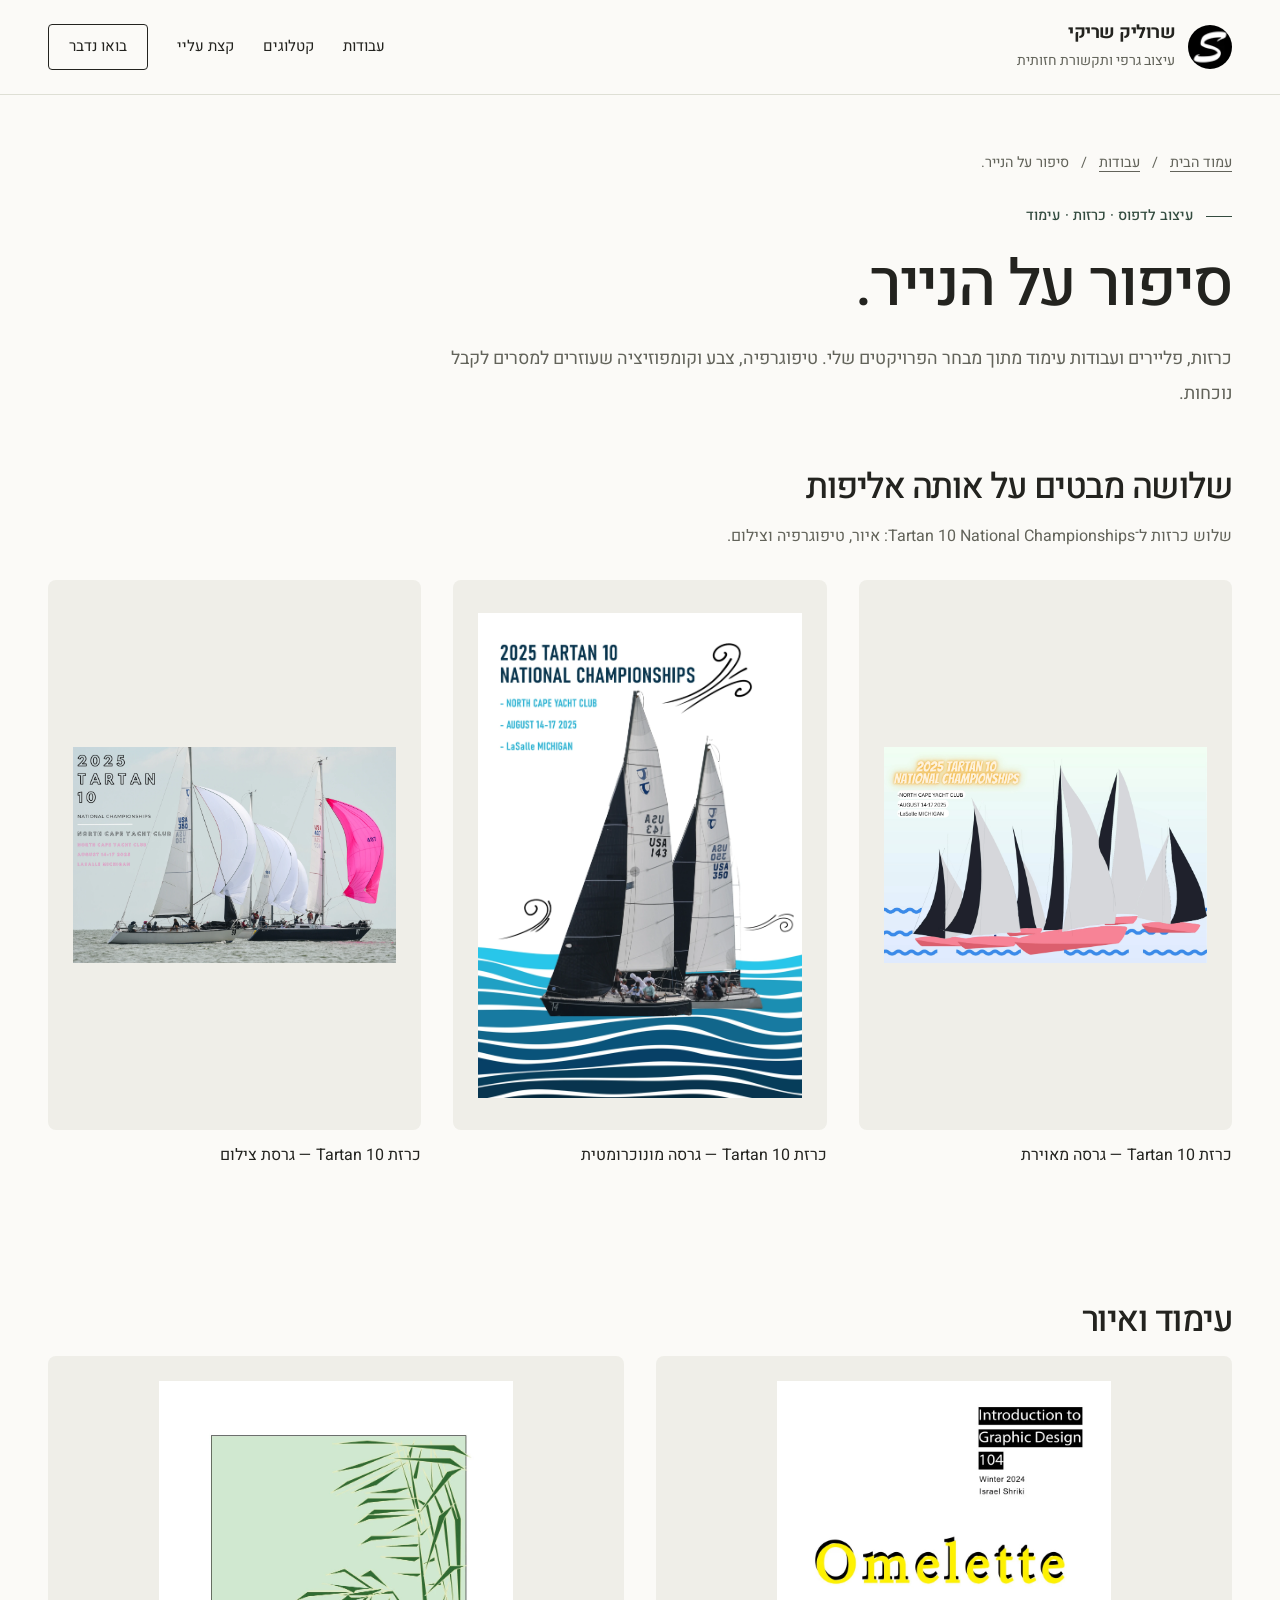
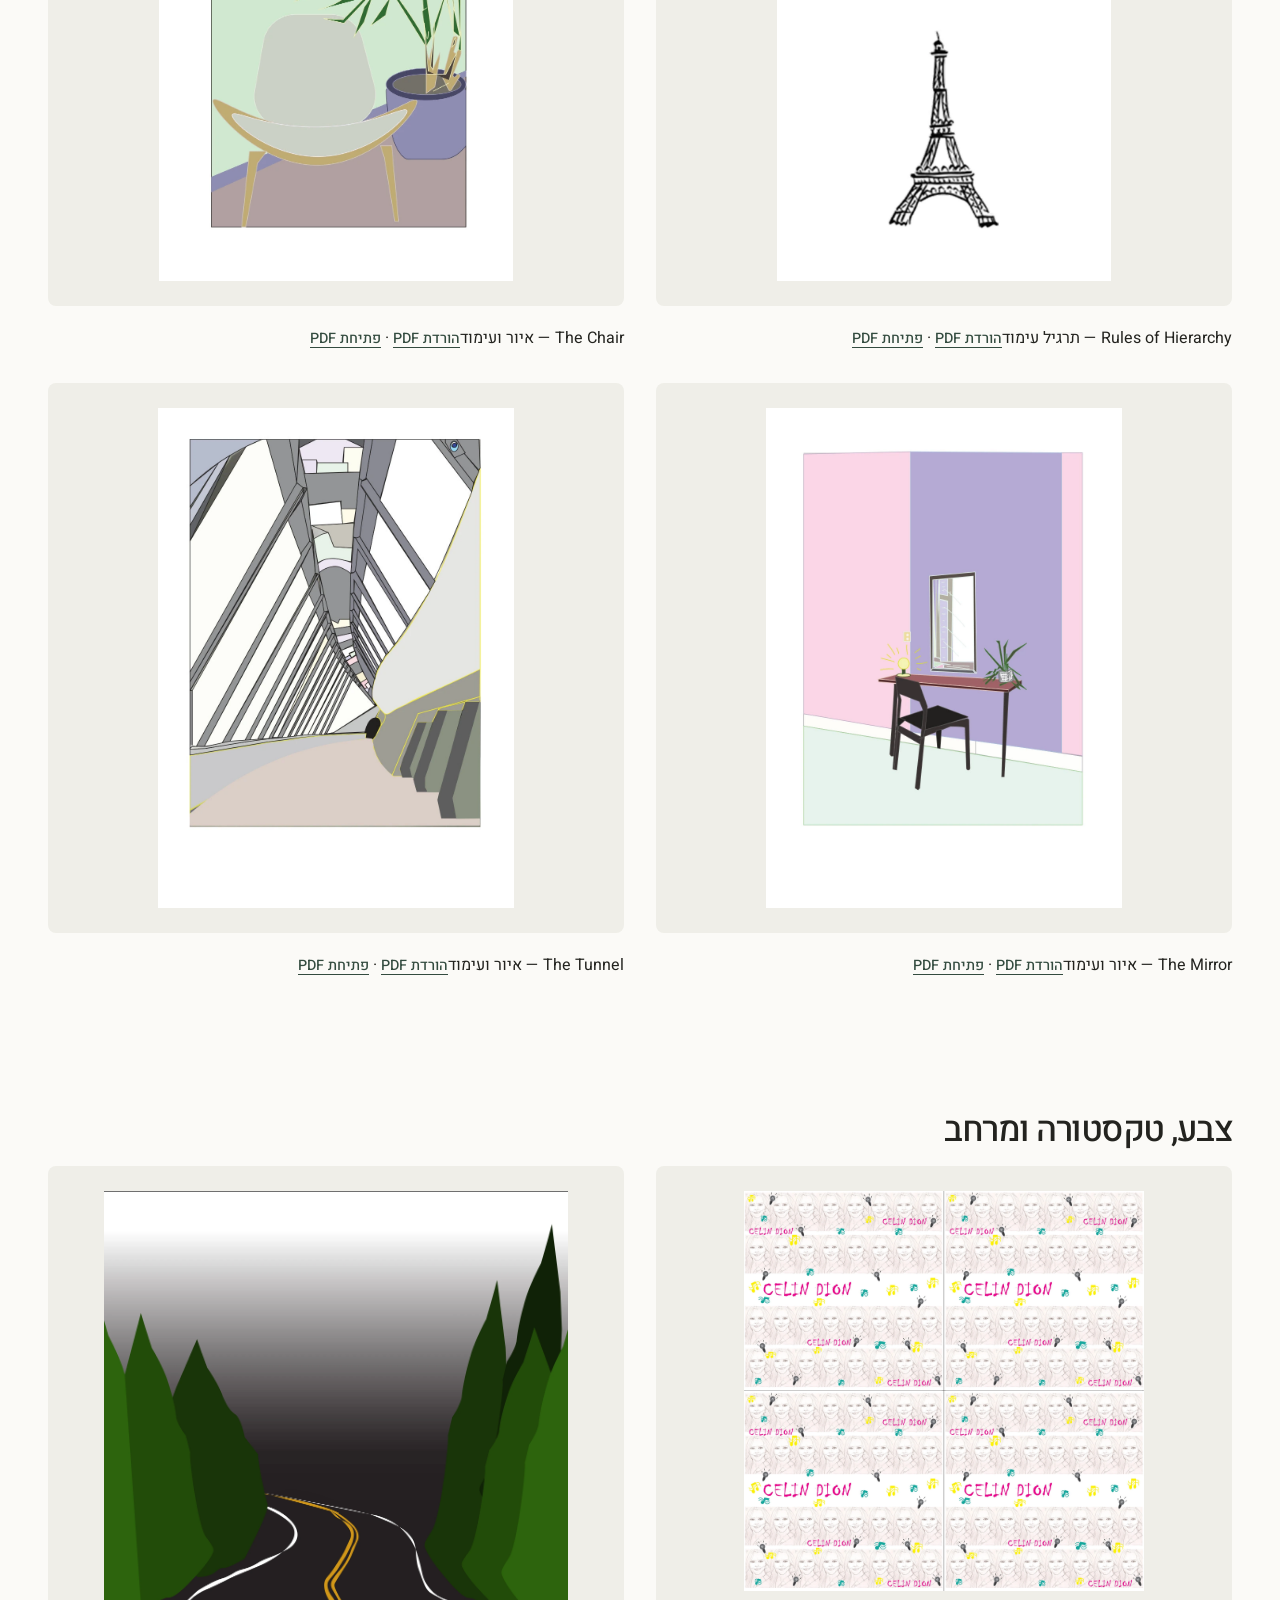
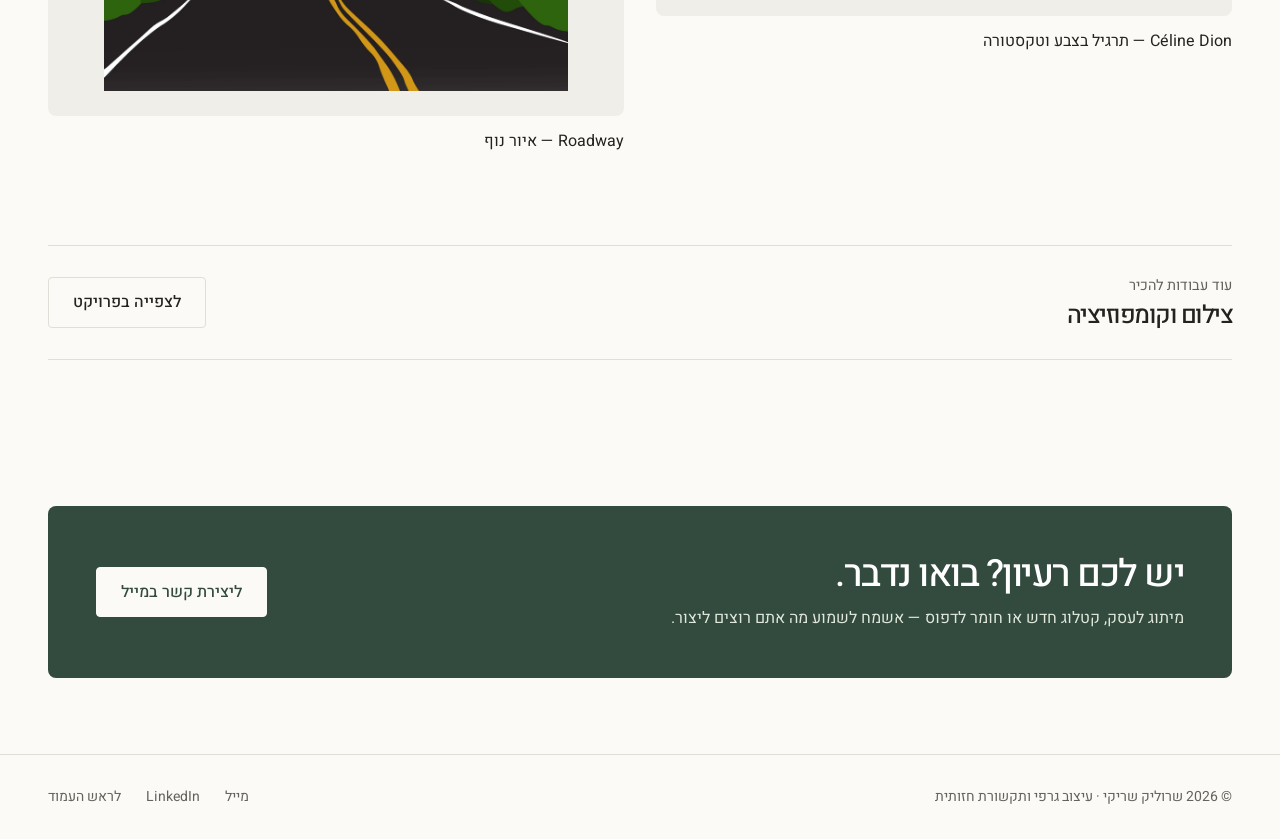
<file: print.html>
<!doctype html>
<html lang="he" dir="rtl"><head><meta charset="utf-8"><meta name="viewport" content="width=device-width, initial-scale=1"><title>כרזות, פליירים ועיצוב לדפוס | שרוליק שריקי</title><meta name="description" content="מבחר כרזות, פליירים, איורים ועבודות עימוד של שרוליק שריקי, כולל קובצי PDF זמינים להורדה."><meta name="theme-color" content="#334b3f"><meta property="og:type" content="website"><meta property="og:locale" content="he_IL"><meta property="og:title" content="כרזות, פליירים ועיצוב לדפוס | שרוליק שריקי"><meta property="og:description" content="מבחר כרזות, פליירים, איורים ועבודות עימוד של שרוליק שריקי, כולל קובצי PDF זמינים להורדה."><link rel="icon" href="assets/images/srulik-mark.webp"><link rel="stylesheet" href="assets/css/site.css"><script defer src="assets/js/site.js"></script></head><body id="top"><a class="skip" href="#main">דילוג לתוכן</a>
<header class="site-header"><div class="wrap header-inner">
<a class="brand" href="index.html" aria-label="שרוליק שריקי — לעמוד הבית"><img src="assets/images/srulik-mark.webp" alt="" class="" fetchpriority="high" decoding="async"><span><strong>שרוליק שריקי</strong><small>עיצוב גרפי ותקשורת חזותית</small></span></a>
<nav class="desktop-nav" aria-label="ניווט ראשי"><a href="index.html#work">עבודות</a><a href="catalogs.html">קטלוגים</a><a href="index.html#about">קצת עליי</a><a class="nav-contact" href="mailto:ishriki@emich.edu">בואו נדבר</a></nav>
<button class="menu-toggle" type="button" aria-expanded="false" aria-controls="mobile-nav"><svg width="18" height="16" viewBox="0 0 18 16" fill="none" aria-hidden="true"><path d="M1 3h16M1 8h16M1 13h16" stroke="currentColor" stroke-width="1.5"/></svg><span data-menu-label>תפריט</span></button>
</div><nav id="mobile-nav" class="mobile-nav" aria-label="ניווט לטלפון" hidden><a href="index.html#work">עבודות</a><a href="catalogs.html">קטלוגים</a><a href="index.html#about">קצת עליי</a><a href="mailto:ishriki@emich.edu">יצירת קשר</a></nav></header><main id="main" tabindex="-1"><section class="page-hero"><div class="wrap"><nav class="breadcrumb" aria-label="מיקום באתר"><a href="index.html">עמוד הבית</a><span aria-hidden="true">/</span><a href="index.html#work">עבודות</a><span aria-hidden="true">/</span><span aria-current="page">סיפור על הנייר.</span></nav><p class="eyebrow">עיצוב לדפוס · כרזות · עימוד</p><h1>סיפור על הנייר.</h1><p class="lead">כרזות, פליירים ועבודות עימוד מתוך מבחר הפרויקטים שלי. טיפוגרפיה, צבע וקומפוזיציה שעוזרים למסרים לקבל נוכחות.</p></div></section><div class="wrap"><section class="gallery-section" style="padding-top:0"><h2>שלושה מבטים על אותה אליפות</h2><p class="intro">שלוש כרזות ל־Tartan 10 National Championships: איור, טיפוגרפיה וצילום.</p><div class="gallery-grid three"><figure class="gallery-item"><button type="button" class="gallery-image poster-image" data-lightbox="assets/images/tartan-10-illustrated-poster.webp" data-caption="כרזת Tartan 10 — גרסה מאוירת" aria-label="הגדלת התמונה: כרזת Tartan 10 — גרסה מאוירת"><img src="assets/images/tartan-10-illustrated-poster.webp" alt="כרזת Tartan 10 — גרסה מאוירת" class="" loading="lazy" decoding="async"></button><figcaption>כרזת Tartan 10 — גרסה מאוירת</figcaption></figure><figure class="gallery-item"><button type="button" class="gallery-image poster-image" data-lightbox="assets/images/tartan-10-monochrome-poster.webp" data-caption="כרזת Tartan 10 — גרסה מונוכרומטית" aria-label="הגדלת התמונה: כרזת Tartan 10 — גרסה מונוכרומטית"><img src="assets/images/tartan-10-monochrome-poster.webp" alt="כרזת Tartan 10 — גרסה מונוכרומטית" class="" loading="lazy" decoding="async"></button><figcaption>כרזת Tartan 10 — גרסה מונוכרומטית</figcaption></figure><figure class="gallery-item"><button type="button" class="gallery-image poster-image" data-lightbox="assets/images/tartan-10-photographic-poster.webp" data-caption="כרזת Tartan 10 — גרסת צילום" aria-label="הגדלת התמונה: כרזת Tartan 10 — גרסת צילום"><img src="assets/images/tartan-10-photographic-poster.webp" alt="כרזת Tartan 10 — גרסת צילום" class="" loading="lazy" decoding="async"></button><figcaption>כרזת Tartan 10 — גרסת צילום</figcaption></figure></div></section><section class="gallery-section"><h2>עימוד ואיור</h2><div class="gallery-grid"><figure class="gallery-item"><button type="button" class="gallery-image poster-image" data-lightbox="assets/images/rules-of-hierarchy.webp" data-caption="Rules of Hierarchy — תרגיל עימוד" aria-label="הגדלת התמונה: Rules of Hierarchy — תרגיל עימוד"><img src="assets/images/rules-of-hierarchy.webp" alt="Rules of Hierarchy — תרגיל עימוד" class="" loading="lazy" decoding="async"></button><figcaption>Rules of Hierarchy — תרגיל עימוד<a class="download-link" href="assets/pdf/rules-of-hierarchy.pdf" download>הורדת PDF</a> · <a class="download-link" href="assets/pdf/rules-of-hierarchy.pdf" target="_blank" rel="noopener noreferrer">פתיחת PDF</a></figcaption></figure><figure class="gallery-item"><button type="button" class="gallery-image poster-image" data-lightbox="assets/images/the-chair.webp" data-caption="The Chair — איור ועימוד" aria-label="הגדלת התמונה: The Chair — איור ועימוד"><img src="assets/images/the-chair.webp" alt="The Chair — איור ועימוד" class="" loading="lazy" decoding="async"></button><figcaption>The Chair — איור ועימוד<a class="download-link" href="assets/pdf/the-chair.pdf" download>הורדת PDF</a> · <a class="download-link" href="assets/pdf/the-chair.pdf" target="_blank" rel="noopener noreferrer">פתיחת PDF</a></figcaption></figure><figure class="gallery-item"><button type="button" class="gallery-image poster-image" data-lightbox="assets/images/the-mirror.webp" data-caption="The Mirror — איור ועימוד" aria-label="הגדלת התמונה: The Mirror — איור ועימוד"><img src="assets/images/the-mirror.webp" alt="The Mirror — איור ועימוד" class="" loading="lazy" decoding="async"></button><figcaption>The Mirror — איור ועימוד<a class="download-link" href="assets/pdf/the-mirror.pdf" download>הורדת PDF</a> · <a class="download-link" href="assets/pdf/the-mirror.pdf" target="_blank" rel="noopener noreferrer">פתיחת PDF</a></figcaption></figure><figure class="gallery-item"><button type="button" class="gallery-image poster-image" data-lightbox="assets/images/the-tunnel.webp" data-caption="The Tunnel — איור ועימוד" aria-label="הגדלת התמונה: The Tunnel — איור ועימוד"><img src="assets/images/the-tunnel.webp" alt="The Tunnel — איור ועימוד" class="" loading="lazy" decoding="async"></button><figcaption>The Tunnel — איור ועימוד<a class="download-link" href="assets/pdf/the-tunnel.pdf" download>הורדת PDF</a> · <a class="download-link" href="assets/pdf/the-tunnel.pdf" target="_blank" rel="noopener noreferrer">פתיחת PDF</a></figcaption></figure></div></section><section class="gallery-section"><h2>צבע, טקסטורה ומרחב</h2><div class="gallery-grid"><figure class="gallery-item"><button type="button" class="gallery-image " data-lightbox="assets/images/celine-dion-color-and-texture.webp" data-caption="Céline Dion — תרגיל בצבע וטקסטורה" aria-label="הגדלת התמונה: Céline Dion — תרגיל בצבע וטקסטורה"><img src="assets/images/celine-dion-color-and-texture.webp" alt="Céline Dion — תרגיל בצבע וטקסטורה" class="" loading="lazy" decoding="async"></button><figcaption>Céline Dion — תרגיל בצבע וטקסטורה</figcaption></figure><figure class="gallery-item"><button type="button" class="gallery-image poster-image" data-lightbox="assets/images/roadway-illustration.webp" data-caption="Roadway — איור נוף" aria-label="הגדלת התמונה: Roadway — איור נוף"><img src="assets/images/roadway-illustration.webp" alt="Roadway — איור נוף" class="" loading="lazy" decoding="async"></button><figcaption>Roadway — איור נוף</figcaption></figure></div></section><aside class="next-project"><div><p>עוד עבודות להכיר</p><h2>צילום וקומפוזיציה</h2></div><a class="button secondary" href="photography.html">לצפייה בפרויקט</a></aside></div></main><section class="contact-section" id="contact" aria-labelledby="contact-title"><div class="wrap"><div class="contact-box"><div><h2 id="contact-title">יש לכם רעיון? בואו נדבר.</h2><p>מיתוג לעסק, קטלוג חדש או חומר לדפוס — אשמח לשמוע מה אתם רוצים ליצור.</p></div><a class="button light" href="mailto:ishriki@emich.edu">ליצירת קשר במייל</a></div></div></section><footer class="site-footer"><div class="wrap footer-inner"><span>© 2026 שרוליק שריקי · עיצוב גרפי ותקשורת חזותית</span><nav class="footer-nav" aria-label="ניווט בתחתית העמוד"><a href="mailto:ishriki@emich.edu">מייל</a><a href="https://www.linkedin.com/in/srulik-shriki-858525204/" target="_blank" rel="noopener noreferrer">LinkedIn</a><a href="#top">לראש העמוד</a></nav></div></footer><dialog class="lightbox" aria-labelledby="lightbox-title"><div class="lightbox-bar"><h2 id="lightbox-title" class="lightbox-title" data-lightbox-title>תצוגת עבודה</h2><button class="close-dialog" type="button" data-lightbox-close autofocus>סגירה <span aria-hidden="true">×</span></button></div><div class="lightbox-media"><img data-lightbox-image alt=""></div><div class="lightbox-footer"><div class="page-controls"><button class="control-button" type="button" data-lightbox-previous>הקודמת</button><span data-lightbox-counter aria-live="polite"></span><button class="control-button" type="button" data-lightbox-next>הבאה</button></div><a data-lightbox-original target="_blank" rel="noopener noreferrer">פתיחה בגודל מלא</a></div></dialog></body></html>
</file>
<file: assets/css/site.css>
@import url('../fonts/fonts.css');

:root{--paper:#fbfaf7;--white:#fff;--ink:#23231f;--muted:#62635a;--line:#dedfd5;--green:#334b3f;--green-dark:#24372d;--mint:#e7eee5;--orange:#e2a054;--radius:8px;--max:1240px;--shadow:0 20px 60px #21291a14}
*{box-sizing:border-box}
html{scroll-behavior:smooth;scroll-padding-top:104px}
body{margin:0;color:var(--ink);background:var(--paper);font-family:Heebo,Arial,sans-serif;font-size:1rem;line-height:1.7;-webkit-font-smoothing:antialiased}
body.modal-open{overflow:hidden}
button,input,select,textarea{font:inherit}
button,a{-webkit-tap-highlight-color:transparent}
button{cursor:pointer}
a{color:inherit;text-decoration:none}
img{display:block;max-width:100%;height:auto}
button svg,a svg{flex:none}
button:disabled{cursor:default;opacity:.42}
button:focus-visible,a:focus-visible,select:focus-visible,input:focus-visible{outline:3px solid #bc7229;outline-offset:5px}
[hidden]{display:none!important}
::selection{background:#dfbd88;color:#17251c}
.wrap{width:min(var(--max),calc(100% - 96px));margin-inline:auto}
.skip{position:fixed;top:12px;right:16px;z-index:200;background:var(--green);color:white;padding:12px 24px;transform:translateY(-160%)}
.skip:focus{transform:none}
.sr-only{position:absolute;width:1px;height:1px;padding:0;margin:-1px;overflow:hidden;clip:rect(0,0,0,0);white-space:nowrap;border:0}
.site-header{position:sticky;top:0;z-index:40;border-bottom:1px solid var(--line);background:#fbfaf7f7;backdrop-filter:blur(16px)}
.header-inner{min-height:94px;display:flex;align-items:center;justify-content:space-between;gap:32px}
.brand{display:flex;align-items:center;gap:13px;flex-shrink:0}
.brand img{width:44px;height:44px;border-radius:50%}
.brand strong{display:block;font-size:1.14rem;line-height:1.35;letter-spacing:-.5px}
.brand small{display:block;color:var(--muted);font-size:.875rem;margin-top:3px;font-weight:400}
.desktop-nav{display:flex;align-items:center;gap:29px;font-size:.94rem}
.desktop-nav a{position:relative;padding-block:8px}
.desktop-nav a:not(.nav-contact):after{content:'';position:absolute;bottom:2px;inset-inline:0;height:2px;background:var(--green);transform:scaleX(0);transition:transform .2s}
.desktop-nav a:hover:after,.desktop-nav a[aria-current='page']:after{transform:scaleX(1)}
.desktop-nav .nav-contact{border:1px solid var(--ink);border-radius:4px;padding:9px 20px}
.nav-contact:hover{background:var(--ink);color:#fff}
.menu-toggle{display:none;background:none;border:1px solid var(--line);padding:9px 13px;border-radius:4px;align-items:center;gap:9px}
.mobile-nav{padding:0 24px 24px;border-top:1px solid var(--line)}
.mobile-nav a{display:block;padding:12px 0;border-bottom:1px solid var(--line)}
.hero{padding:64px 0 74px;overflow:hidden}
.hero-grid{display:grid;grid-template-columns:1.04fr 1fr;align-items:center;gap:68px;min-height:565px}
.eyebrow{font-size:.9rem;font-weight:500;color:var(--green);margin:0 0 18px;display:flex;align-items:center;gap:12px}
.eyebrow:before{content:'';width:26px;height:1px;background:currentColor}
h1,h2,h3,p{margin-top:0}
h1,h2,h3{line-height:1.2;letter-spacing:-1.5px}
.hero h1{font-size:clamp(3.5rem,5.35vw,5.45rem);font-weight:600;line-height:1.14;letter-spacing:-3.5px;margin-bottom:27px}
.hero h1 em{font-style:normal;color:var(--green);position:relative;white-space:nowrap}
.hero .intro{max-width:450px;color:var(--muted);font-size:1.13rem;line-height:1.95;margin-bottom:30px}
.hero .intro strong{color:var(--ink);font-weight:500}
.actions{display:flex;flex-wrap:wrap;align-items:center;gap:13px}
.button{display:inline-flex;justify-content:center;align-items:center;gap:10px;padding:13px 24px;border:1px solid var(--green);border-radius:4px;font-weight:500;background:var(--green);color:#fff;min-height:50px;line-height:1.4;transition:background .2s,transform .2s}
.button:hover{background:var(--green-dark);transform:translateY(-2px)}
.button.secondary{background:transparent;color:var(--ink);border-color:var(--line)}
.button.secondary:hover{background:var(--mint);border-color:var(--green)}
.button.light{background:var(--paper);color:var(--green);border-color:var(--paper)}
.button.small{font-size:.9rem;min-height:42px;padding:10px 17px}
.text-link{display:inline-flex;align-items:center;gap:10px;font-weight:500;border-bottom:1px solid currentColor;padding:3px 0}
.hero-art{height:550px;position:relative;isolation:isolate;background:#e9eadd;border-radius:48% 48% 6px 6px}
.hero-art:before{content:'';position:absolute;inset:8% -6% 6%;border:1px solid #bcc5b2;border-radius:50%;transform:rotate(-15deg);z-index:-1}
.hero-art .print-sheet{position:absolute;width:52%;height:auto;top:29px;left:9%;transform:rotate(-8deg);box-shadow:0 19px 28px #1d211924;border:6px solid #fff}
.hero-art .card-sheet{position:absolute;width:67%;right:-3%;bottom:61px;transform:rotate(8deg);box-shadow:0 20px 26px #1d211929;border:7px solid #fff;border-radius:2px}
.hero-art .logo-disc{position:absolute;width:29%;right:3%;top:47px;background:#141414;padding:12px;border-radius:50%;box-shadow:var(--shadow)}
.hero-art .logo-disc img{width:100%;aspect-ratio:1;object-fit:contain;border-radius:50%}
.art-caption{position:absolute;bottom:12px;left:24px;display:flex;gap:8px;align-items:center;font-size:.875rem;color:var(--green)}
.art-caption:before{content:'';width:18px;height:1px;background:currentColor}
.disciplines{border-block:1px solid var(--line);padding-block:19px}
.disciplines .wrap{display:flex;justify-content:space-between;gap:20px;flex-wrap:wrap;color:var(--muted);font-size:.98rem}
.disciplines span{display:flex;align-items:center;gap:16px}
.disciplines span:before{content:'✳';color:var(--green);font-size:1.15rem}
.section{padding-block:88px}
.section-top{display:flex;align-items:flex-end;justify-content:space-between;gap:28px;margin-bottom:32px}
.section h2,.section-top h2{font-size:clamp(2rem,3.3vw,3.15rem);font-weight:500;margin-bottom:10px}
.section-top p{color:var(--muted);margin:0;max-width:550px}
.section-top .eyebrow{margin-bottom:15px}
.filter-list{display:flex;gap:9px;flex-wrap:wrap;margin:29px 0 33px}
.filter{background:transparent;border:1px solid var(--line);border-radius:99px;padding:9px 23px;color:var(--muted);font-size:.95rem;min-height:44px}
.filter:hover{border-color:var(--green);color:var(--green)}
.filter[aria-pressed='true']{background:var(--green);color:white;border-color:var(--green)}
.work-grid{display:grid;grid-template-columns:repeat(2,minmax(0,1fr));gap:42px 32px}
.work-card{min-width:0}
.work-card>a{display:block}
.work-visual{height:365px;border-radius:var(--radius);overflow:hidden;position:relative;background:#eee;transition:box-shadow .3s}
.work-card>a:hover .work-visual{box-shadow:var(--shadow)}
.work-card>a:hover .work-visual img{transform:scale(1.035)}
.work-visual img{width:100%;height:100%;object-fit:cover;transition:transform .45s ease}
.work-visual.catalog-art{background:#e8e2d6;display:flex;align-items:center;justify-content:center;gap:19px;padding:35px}
.catalog-art img{width:43%;height:105%;object-fit:contain;filter:drop-shadow(0 10px 12px #0002);transform:rotate(-7deg)}
.catalog-art img+img{transform:rotate(7deg);margin-top:28px}
.work-card>a:hover .catalog-art img{transform:rotate(-5deg) scale(1.025)}
.work-card>a:hover .catalog-art img+img{transform:rotate(5deg) scale(1.025)}
.work-visual.bbq-art{background:#191918;padding:42px}
.work-visual.bbq-art img{object-fit:contain}
.work-visual.ish-art{background:#e4b45c;display:flex;align-items:center;justify-content:center;padding:44px}
.work-visual.ish-art img{object-fit:contain;filter:drop-shadow(0 15px 15px #8e5b3c44)}
.work-visual.poster-art{background:#d8e3e0;padding:25px}
.work-visual.poster-art img{object-fit:contain;filter:drop-shadow(0 9px 12px #0002)}
.work-visual.logo-art{background:#eee8df;padding:65px}
.work-visual.logo-art img{object-fit:contain;mix-blend-mode:multiply}
.work-info{display:flex;align-items:flex-start;justify-content:space-between;gap:14px;padding-top:18px}
.work-info h3{font-size:1.43rem;font-weight:500;margin-bottom:7px;letter-spacing:-.6px}
.work-info p{font-size:.94rem;color:var(--muted);margin-bottom:0}
.work-type{font-size:.875rem;color:var(--muted);padding-top:4px;flex:none}
.work-label{position:absolute;right:16px;top:16px;background:#fffefa;padding:6px 12px;border-radius:3px;font-size:.875rem;z-index:1}
.about-section{background:#e9ede4;padding-block:74px}
.about-grid{display:grid;grid-template-columns:1.3fr .8fr;gap:100px;align-items:center}
.about-copy h2{font-size:clamp(2rem,3.5vw,3.2rem);font-weight:500;max-width:620px;margin-bottom:25px}
.about-copy p{color:#50584b;font-size:1.06rem;max-width:620px;line-height:1.95}
.about-photo{position:relative;max-width:310px;margin-inline:auto;width:100%}
.about-photo img{height:320px;width:100%;object-fit:cover;object-position:center 25%;border-radius:150px 150px 4px 4px;background:#fff}
.about-photo figcaption{font-size:.9rem;margin-top:12px;text-align:center;color:var(--muted)}
.service-tags{display:flex;flex-wrap:wrap;gap:10px;margin:24px 0 28px}
.service-tags span{font-size:.9rem;border:1px solid #bdc9b7;border-radius:4px;padding:6px 13px}
.contact-section{padding-block:76px}
.contact-box{display:flex;justify-content:space-between;align-items:center;gap:30px;padding:46px 48px;background:var(--green);border-radius:var(--radius);color:#fff}
.contact-box h2{font-size:2.35rem;font-weight:500;margin:0 0 8px}
.contact-box p{margin:0;color:#e0e9db;max-width:570px}
.site-footer{border-top:1px solid var(--line);padding:30px 0}
.footer-inner{display:flex;justify-content:space-between;align-items:center;gap:24px;color:var(--muted);font-size:.875rem}
.footer-nav{display:flex;gap:25px}
.footer-nav a:hover{color:var(--green);text-decoration:underline}
.page-hero{padding:56px 0 54px}
.breadcrumb{font-size:.9rem;color:var(--muted);margin-bottom:29px;display:flex;gap:12px;align-items:center;flex-wrap:wrap}
.breadcrumb a{text-decoration:underline;text-underline-offset:4px}
.page-hero h1{font-size:clamp(2.8rem,5vw,4.6rem);font-weight:500;letter-spacing:-2px;margin-bottom:18px}
.page-hero .lead{font-size:1.12rem;max-width:790px;color:var(--muted);line-height:1.95;margin-bottom:0}
.project-meta{display:flex;gap:30px;flex-wrap:wrap;padding:24px 0;border-block:1px solid var(--line);margin-top:33px;color:var(--muted);font-size:.93rem}
.project-meta strong{font-weight:500;color:var(--ink);margin-inline-end:7px}
.project-banner{padding:60px;background:#e9e5db;border-radius:var(--radius);display:flex;align-items:center;justify-content:center;gap:42px}
.project-banner .front-card,.project-banner .back-card{width:44%;box-shadow:0 18px 32px #4b321b22;border:8px solid #fff}
.project-banner .front-card{transform:rotate(-5deg)}
.project-banner .back-card{transform:rotate(4deg);margin-top:30px}
.project-banner.bbq-banner{background:#171716;min-height:430px;padding-block:36px}
.bbq-banner img{height:350px;width:auto;max-width:90%;object-fit:contain}
.project-story{display:grid;grid-template-columns:.55fr 1fr;gap:80px;padding-block:65px;border-bottom:1px solid var(--line)}
.project-story h2{font-size:2rem;font-weight:500}
.project-story p{font-size:1.07rem;color:var(--muted);line-height:1.95}
.project-story p:last-child{margin-bottom:0}
.gallery-section{padding-block:65px}
.gallery-section h2{font-size:2.2rem;font-weight:500;margin-bottom:15px}
.gallery-section>.intro{color:var(--muted);max-width:700px;margin-bottom:30px}
.gallery-grid{display:grid;grid-template-columns:repeat(2,minmax(0,1fr));gap:32px}
.gallery-grid.three{grid-template-columns:repeat(3,minmax(0,1fr))}
.gallery-item{margin:0;min-width:0}
.gallery-image{width:100%;border:0;padding:25px;background:#efeee8;border-radius:var(--radius);display:flex;align-items:center;justify-content:center;min-height:280px;overflow:hidden;position:relative}
.gallery-image:after{content:'הגדלה';position:absolute;bottom:13px;left:13px;background:#fffef9;padding:4px 10px;font-size:.875rem;border:1px solid #e4e1d8;border-radius:3px;opacity:0;transition:opacity .2s}
.gallery-image:hover:after,.gallery-image:focus-visible:after{opacity:1}
.gallery-image img{object-fit:contain;max-height:400px;width:100%;transition:transform .3s}
.gallery-image:hover img{transform:scale(1.02)}
.gallery-image.dark{background:#151515}
.gallery-image.logo-tile{height:310px;padding:35px}
.gallery-image.logo-tile img{height:100%}
.gallery-image.menu-image{height:590px;background:#e8e7df;padding:23px}
.gallery-image.menu-image img{max-height:100%;height:100%;width:100%;object-fit:contain}
.gallery-image.poster-image{height:550px}
.gallery-image.poster-image img{height:100%;max-height:100%}
.gallery-item figcaption{padding-top:13px;font-size:1rem;line-height:1.6}
.gallery-item figcaption small{display:block;color:var(--muted);font-size:.9rem;margin-top:4px}
.gallery-item .download-link{display:inline-block;font-size:.9rem;font-weight:500;text-decoration:underline;text-underline-offset:4px;margin-top:8px;color:var(--green)}
.photo-grid{display:grid;grid-template-columns:repeat(2,minmax(0,1fr));gap:36px 30px}
.photo-grid .gallery-image{height:360px;padding:0;background:#dedfd5}
.photo-grid .gallery-image img{width:100%;height:100%;max-height:100%;object-fit:cover}
.photo-grid .gallery-item:first-child{grid-column:1 / -1}
.photo-grid .gallery-item:first-child .gallery-image{height:430px}
.photo-grid .gallery-item:nth-child(3) .gallery-image img{object-fit:contain;background:#29302d}
.catalog-grid{display:grid;grid-template-columns:repeat(3,minmax(0,1fr));gap:36px 28px}
.catalog-card{background:#fff;border:1px solid var(--line);border-radius:var(--radius);overflow:hidden;display:flex;flex-direction:column}
.catalog-card .catalog-image{height:306px;background:#eae7de;display:flex;justify-content:center;padding:20px}
.catalog-image img{height:100%;width:100%;object-fit:contain;filter:drop-shadow(0 6px 7px #3e352121);transition:transform .3s}
.catalog-image:hover img{transform:translateY(-4px)}
.catalog-body{padding:22px 23px;display:flex;flex-direction:column;flex:1}
.catalog-body h2{font-size:1.4rem;font-weight:500;margin:0 0 10px;letter-spacing:-.5px}
.catalog-details{display:flex;justify-content:space-between;gap:15px;font-size:.9rem;color:var(--muted);margin-bottom:19px}
.catalog-body .actions{gap:14px;margin-top:auto;align-items:center}
.catalog-body .download-link{font-size:.9rem;text-decoration:underline;text-underline-offset:4px;color:var(--green)}
.catalog-note{padding:26px 30px;border:1px solid var(--line);border-radius:var(--radius);display:flex;gap:25px;align-items:flex-start;margin:40px 0 65px}
.catalog-note h2{font-size:1.1rem;letter-spacing:0;margin:0;flex:none;font-weight:500}
.catalog-note p{font-size:.95rem;color:var(--muted);margin:0}
.reader-top{padding-block:36px 24px}
.reader-top h1{font-size:2.3rem;font-weight:500;margin-bottom:10px}
.reader-top .breadcrumb{margin-bottom:16px}
.reader-toolbar{display:flex;justify-content:space-between;align-items:center;flex-wrap:wrap;gap:15px;background:#fff;border:1px solid var(--line);border-radius:6px;padding:16px 20px;margin-bottom:22px}
.page-controls{display:flex;align-items:center;gap:12px}
.control-button{min-height:44px;border:1px solid var(--line);padding:7px 15px;background:var(--paper);border-radius:4px;font-size:.94rem;color:var(--ink)}
.control-button:hover:not(:disabled){background:var(--mint);border-color:var(--green)}
.reader-toolbar select{min-height:44px;border:1px solid var(--line);padding:7px 12px 7px 32px;background:var(--white);color:var(--ink);border-radius:4px;appearance:none;background-image:url("data:image/svg+xml,%3Csvg width='12' height='8' viewBox='0 0 12 8' xmlns='http://www.w3.org/2000/svg'%3E%3Cpath d='m1 1 5 5 5-5' stroke='%23334b3f' stroke-width='1.5' fill='none'/%3E%3C/svg%3E");background-position:left 11px center;background-repeat:no-repeat;font-size:.94rem}
.reader-status{font-size:.9rem;color:var(--muted);margin:0 0 12px}
.reader-canvas{background:#e8e7e1;border:1px solid var(--line);border-radius:6px;padding:25px;display:flex;justify-content:center;min-height:420px}
.reader-canvas img{width:min(100%,820px);height:auto;box-shadow:0 4px 16px #0002;align-self:flex-start}
.reader-bottom{display:flex;justify-content:space-between;align-items:center;gap:16px;padding:22px 0 65px}
.reader-bottom p{color:var(--muted);font-size:.9rem;margin:0}
.next-project{border-block:1px solid var(--line);margin:25px 0 70px;display:flex;justify-content:space-between;align-items:center;padding-block:28px;gap:24px}
.next-project p{font-size:.9rem;color:var(--muted);margin-bottom:3px}
.next-project h2{font-size:1.55rem;font-weight:500;margin:0}
.lightbox{width:min(1180px,calc(100% - 32px));max-width:none;max-height:95dvh;padding:0;border:1px solid var(--line);border-radius:8px;background:var(--paper);color:var(--ink)}
.lightbox::backdrop{background:#121a15d9;backdrop-filter:blur(6px)}
.lightbox-bar{display:flex;justify-content:space-between;align-items:center;gap:24px;padding:14px 18px;border-bottom:1px solid var(--line);position:sticky;top:0;background:var(--paper);z-index:1}
.lightbox-title{font-size:1rem;font-weight:500;margin:0;letter-spacing:0}
.close-dialog{border:1px solid var(--line);background:#fff;border-radius:4px;padding:7px 16px;min-height:42px;display:flex;align-items:center;gap:8px;flex:none}
.lightbox-media{background:#e7e6df;padding:20px;display:flex;align-items:center;justify-content:center;min-height:220px}
.lightbox-media img{max-height:74dvh;max-width:100%;width:auto;object-fit:contain}
.lightbox-footer{padding:13px 20px;display:flex;justify-content:space-between;align-items:center;gap:20px;flex-wrap:wrap;font-size:.9rem;color:var(--muted)}
.lightbox-footer a{text-decoration:underline;text-underline-offset:3px}
.source-link{margin-top:30px;font-size:.94rem;color:var(--green)}
.empty-reader{padding:50px 0 100px}
.empty-reader h1{font-size:2.5rem}
.empty-reader p{color:var(--muted)}
.noscript-note{padding:20px;background:#ffefcc;margin:20px auto;width:min(var(--max),90%)}
@media(min-width:1500px){.hero-grid{min-height:590px}}
@media(max-width:1100px){.wrap{width:calc(100% - 64px)}.desktop-nav{gap:18px}.hero-grid{gap:35px}.hero-art{height:480px}.hero h1{font-size:4.1rem}.work-visual{height:315px}.about-grid{gap:50px}.gallery-grid.three{gap:22px}.catalog-grid{gap:24px 20px}.catalog-body{padding:19px}.catalog-card .catalog-image{height:275px}.work-type{display:none}}
@media(max-width:850px){.header-inner{min-height:82px}.desktop-nav{display:none}.menu-toggle{display:flex}.hero{padding:48px 0 60px}.hero-grid{grid-template-columns:1fr 1fr;gap:28px;min-height:430px}.hero h1{font-size:3.35rem;letter-spacing:-2px}.hero .intro{font-size:1rem;line-height:1.85}.hero-art{height:405px}.hero-art .print-sheet{top:50px;width:57%;left:8%}.hero-art .logo-disc{top:25px;right:0;width:32%}.hero-art .card-sheet{width:79%;bottom:50px;right:-4%}.hero .button{padding:12px 17px}.section{padding-block:65px}.disciplines .wrap{justify-content:center;gap:18px 28px}.work-grid{gap:30px 24px}.work-visual{height:275px}.work-visual.catalog-art{gap:12px;padding:20px}.work-visual.ish-art{padding:28px}.work-visual.bbq-art{padding:28px}.work-info h3{font-size:1.25rem}.work-info p{font-size:.9rem}.about-grid{grid-template-columns:1.35fr .8fr;gap:30px}.about-photo img{height:280px}.about-copy h2{font-size:2.3rem}.contact-box{padding:35px}.contact-box h2{font-size:2rem}.contact-box .button{flex:none}.project-story{gap:40px;grid-template-columns:.5fr 1fr}.project-story h2{font-size:1.75rem}.gallery-grid.three{grid-template-columns:repeat(2,minmax(0,1fr))}.catalog-grid{grid-template-columns:repeat(2,minmax(0,1fr))}.gallery-image.poster-image{height:450px}.photo-grid .gallery-image{height:290px}.photo-grid .gallery-item:first-child .gallery-image{height:350px}.project-banner{padding:42px;gap:25px}.footer-inner{align-items:flex-start}.footer-nav{gap:16px;flex-wrap:wrap}.catalog-note{display:block}.catalog-note h2{margin-bottom:8px}}
@media(max-width:600px){html{scroll-padding-top:88px}.wrap{width:calc(100% - 40px)}.header-inner{min-height:78px;gap:16px}.brand{gap:10px}.brand img{width:38px;height:38px}.brand strong{font-size:1.02rem}.brand small{font-size:.8rem}.menu-toggle{padding:8px 10px;font-size:.88rem}.hero{padding:36px 0 48px}.hero-grid{grid-template-columns:1fr;gap:39px}.hero h1{font-size:3.45rem;line-height:1.15;letter-spacing:-2.4px;margin-bottom:20px}.eyebrow{font-size:.875rem;margin-bottom:18px}.hero .intro{font-size:1.03rem;max-width:100%;margin-bottom:24px}.hero .actions{gap:12px}.hero .button{min-height:48px;padding:12px 19px}.hero-art{height:400px;width:min(100% - 14px,400px);margin-inline:auto}.hero-art .print-sheet{width:50%;left:12%;top:25px}.hero-art .logo-disc{width:28%;right:4%;top:29px}.hero-art .card-sheet{width:69%;right:-1%;bottom:44px}.art-caption{font-size:.8rem;bottom:9px;left:20px}.disciplines{padding-block:17px}.disciplines .wrap{display:grid;grid-template-columns:1fr 1fr;gap:10px 20px;font-size:.9rem}.disciplines span{gap:10px}.section{padding-block:51px}.section-top{display:block;margin-bottom:24px}.section h2,.section-top h2{font-size:2.2rem;margin-bottom:13px;letter-spacing:-1px}.section-top p{font-size:.98rem}.filter-list{gap:7px;margin:23px 0 26px}.filter{font-size:.9rem;padding:8px 17px}.work-grid{grid-template-columns:1fr;gap:34px}.work-visual{height:305px}.work-visual.catalog-art{padding:25px;gap:14px}.work-info{padding-top:14px}.work-info h3{font-size:1.32rem}.work-info p{font-size:.94rem}.work-type{display:block;font-size:.8rem}.work-visual.logo-art{padding:60px}.about-section{padding-block:49px}.about-grid{grid-template-columns:1fr;gap:32px}.about-copy h2{font-size:2.25rem;margin-bottom:20px}.about-copy p{font-size:1rem}.about-photo{width:225px}.about-photo img{height:260px}.about-photo figcaption{font-size:.875rem}.contact-section{padding-block:48px}.contact-box{padding:32px 25px;display:block}.contact-box h2{font-size:1.95rem}.contact-box p{margin-bottom:23px;font-size:.97rem}.footer-inner{flex-direction:column;align-items:flex-start;gap:16px}.footer-nav{gap:23px}.site-footer{padding:25px 0}.page-hero{padding:35px 0 38px}.breadcrumb{margin-bottom:23px;font-size:.875rem;gap:9px}.page-hero h1{font-size:2.8rem;letter-spacing:-1.5px;line-height:1.2;margin-bottom:19px}.page-hero .lead{font-size:1.03rem;line-height:1.9}.project-meta{gap:10px 20px;margin-top:25px;padding-block:18px;font-size:.9rem}.project-banner{padding:35px 22px;gap:23px;flex-direction:column}.project-banner .front-card,.project-banner .back-card{width:83%;border:5px solid #fff}.project-banner .front-card{align-self:flex-start}.project-banner .back-card{align-self:flex-end;margin-top:0}.project-banner.bbq-banner{min-height:330px;padding:24px}.bbq-banner img{height:285px}.project-story{grid-template-columns:1fr;gap:5px;padding-block:39px}.project-story h2{font-size:1.8rem;letter-spacing:-.9px;margin-bottom:12px}.project-story p{font-size:1rem}.gallery-section{padding-block:43px}.gallery-section h2{font-size:1.95rem;letter-spacing:-.9px}.gallery-grid,.gallery-grid.three{grid-template-columns:1fr;gap:28px}.gallery-image{min-height:220px;padding:22px}.gallery-image.logo-tile{height:290px}.gallery-image.menu-image{height:560px}.gallery-image.poster-image{height:505px}.gallery-image:after{opacity:1;font-size:.8rem}.gallery-item figcaption{font-size:.98rem}.photo-grid{grid-template-columns:1fr;gap:28px}.photo-grid .gallery-item:first-child{grid-column:auto}.photo-grid .gallery-image,.photo-grid .gallery-item:first-child .gallery-image{height:270px}.photo-grid .gallery-item:nth-child(3) .gallery-image{height:440px}.catalog-grid{grid-template-columns:1fr;gap:27px}.catalog-card .catalog-image{height:355px}.catalog-body{padding:21px 22px}.catalog-body h2{font-size:1.45rem}.catalog-note{margin:30px 0 45px;padding:22px}.reader-top{padding-top:28px}.reader-top h1{font-size:2rem}.reader-toolbar{padding:14px;gap:14px}.reader-toolbar>.actions{width:100%;justify-content:space-between;gap:10px}.page-controls{gap:8px;justify-content:space-between;width:100%}.control-button{padding:7px 10px;font-size:.9rem}.reader-toolbar select{max-width:130px;padding-right:9px;font-size:.9rem}.reader-canvas{padding:8px;min-height:300px}.reader-bottom{align-items:flex-start;padding-bottom:45px;flex-direction:column}.reader-bottom .page-controls{justify-content:flex-start}.reader-bottom p{font-size:.875rem}.next-project{margin:20px 0 45px;padding-block:23px}.next-project h2{font-size:1.23rem}.next-project .button{padding:11px 14px;font-size:.9rem}.lightbox{width:calc(100% - 20px);max-height:96dvh}.lightbox-bar{padding:10px 12px;gap:12px}.lightbox-title{font-size:.94rem}.close-dialog{font-size:.9rem;padding:7px 11px;min-height:40px}.lightbox-media{padding:8px;min-height:160px}.lightbox-media img{max-height:75dvh}.lightbox-footer{padding:12px;font-size:.875rem}.source-link{font-size:.9rem}}
@media(max-width:360px){.hero h1{font-size:3.05rem}.hero-art{height:360px}.hero .actions .button{padding:12px 15px}.work-type{display:none}.work-visual{height:280px}.brand small{font-size:.74rem}.menu-toggle{font-size:.82rem;padding:8px}.page-controls{flex-wrap:wrap}}
@media(prefers-reduced-motion:reduce){html{scroll-behavior:auto}*,*:before,*:after{animation:none!important;transition:none!important}}
@media print{.site-header,.site-footer,.contact-section,.filter-list,.lightbox,.menu-toggle,.actions,.reader-toolbar{display:none!important}.wrap{width:100%}body{background:#fff;color:#000}.section,.gallery-section{padding-block:20px}.work-grid,.gallery-grid{break-inside:avoid}.work-card,.gallery-item{break-inside:avoid}.hero-art{height:400px}.reader-canvas{padding:0;background:none;border:0}}
</file>
